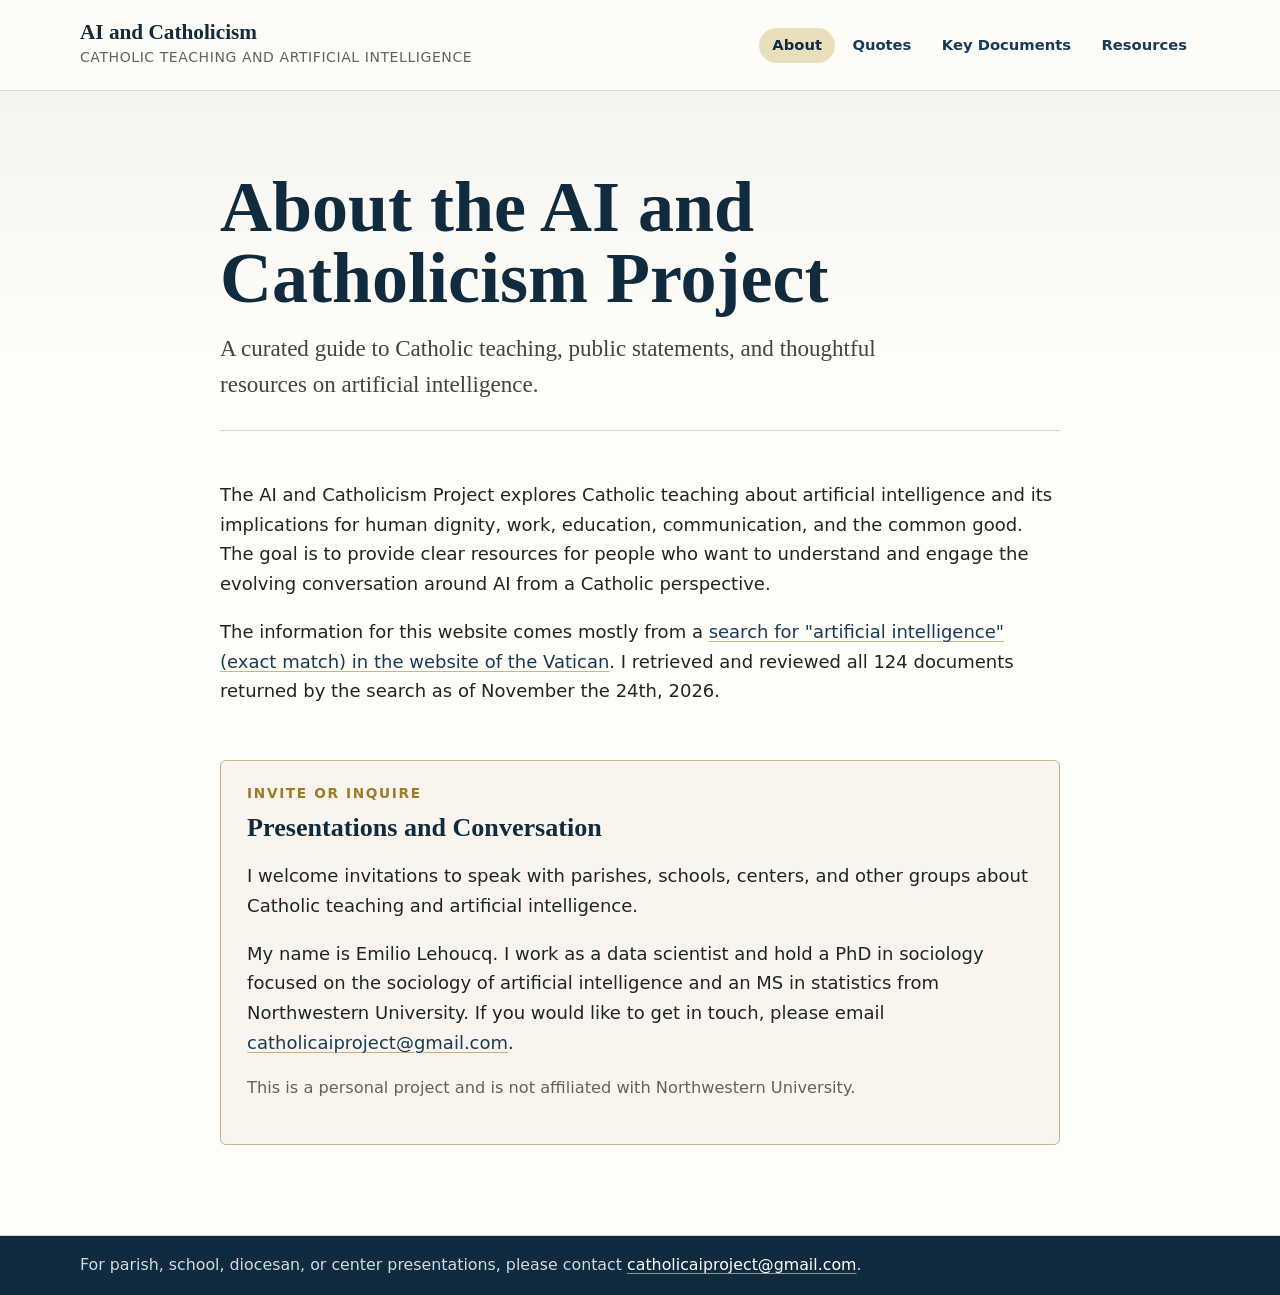
<file: index.html>
<!DOCTYPE html>
<html lang="en">
<head>
  <meta charset="UTF-8">
  <meta name="viewport" content="width=device-width, initial-scale=1.0">
  <title>About | AI and Catholicism</title>
  <link rel="stylesheet" href="assets/style.css">
</head>
<body>
  <header class="site-header">
    <div class="header-inner">
      <a class="brand" href="index.html" aria-label="AI and Catholicism home">
        <span class="brand-name">AI and Catholicism</span>
        <span class="brand-line">Catholic teaching and artificial intelligence</span>
      </a>
      <nav aria-label="Main navigation">
        <ul class="nav">
          <li><a href="index.html" aria-current="page">About</a></li>
          <li><a href="quotes.html">Quotes</a></li>
          <li><a href="documents.html">Key Documents</a></li>
          <li><a href="resources.html">Resources</a></li>
        </ul>
      </nav>
    </div>
  </header>
  <main>
    <section class="page-intro">
      <h1>About the AI and Catholicism Project</h1>
      <p class="lead">A curated guide to Catholic teaching, public statements, and thoughtful resources on artificial intelligence.</p>
    </section>

    <p>The AI and Catholicism Project explores Catholic teaching about artificial intelligence and its implications for human dignity, work, education, communication, and the common good. The goal is to provide clear resources for people who want to understand and engage the evolving conversation around AI from a Catholic perspective.</p>
      
    <p>The information for this website comes mostly from a <a href="https://www.vatican.va/content/vatican/en/search.html?q=artificial%20intelligence&from=&to=&in=exact&sorting=latest" target="_blank" rel="noopener noreferrer">search for "artificial intelligence" (exact match) in the website of the Vatican</a>. I retrieved and reviewed all 124 documents returned by the search as of November the 24th, 2026.</p>

    <section class="contact-panel" id="contact">
      <p class="eyebrow">Invite or inquire</p>
      <h2>Presentations and Conversation</h2>
      <p>I welcome invitations to speak with parishes, schools, centers, and other groups about Catholic teaching and artificial intelligence.</p>
      <p>My name is Emilio Lehoucq. I work as a data scientist and hold a PhD in sociology focused on the sociology of artificial intelligence and an MS in statistics from Northwestern University. If you would like to get in touch, please email <a href="mailto:catholicaiproject@gmail.com">catholicaiproject@gmail.com</a>.</p>
      <p class="note">This is a personal project and is not affiliated with Northwestern University.</p>
    </section>
  </main>
  <footer class="site-footer">
    <p>For parish, school, diocesan, or center presentations, please contact <a href="mailto:catholicaiproject@gmail.com">catholicaiproject@gmail.com</a>.</p>
  </footer>
</body>
</html>
</file>
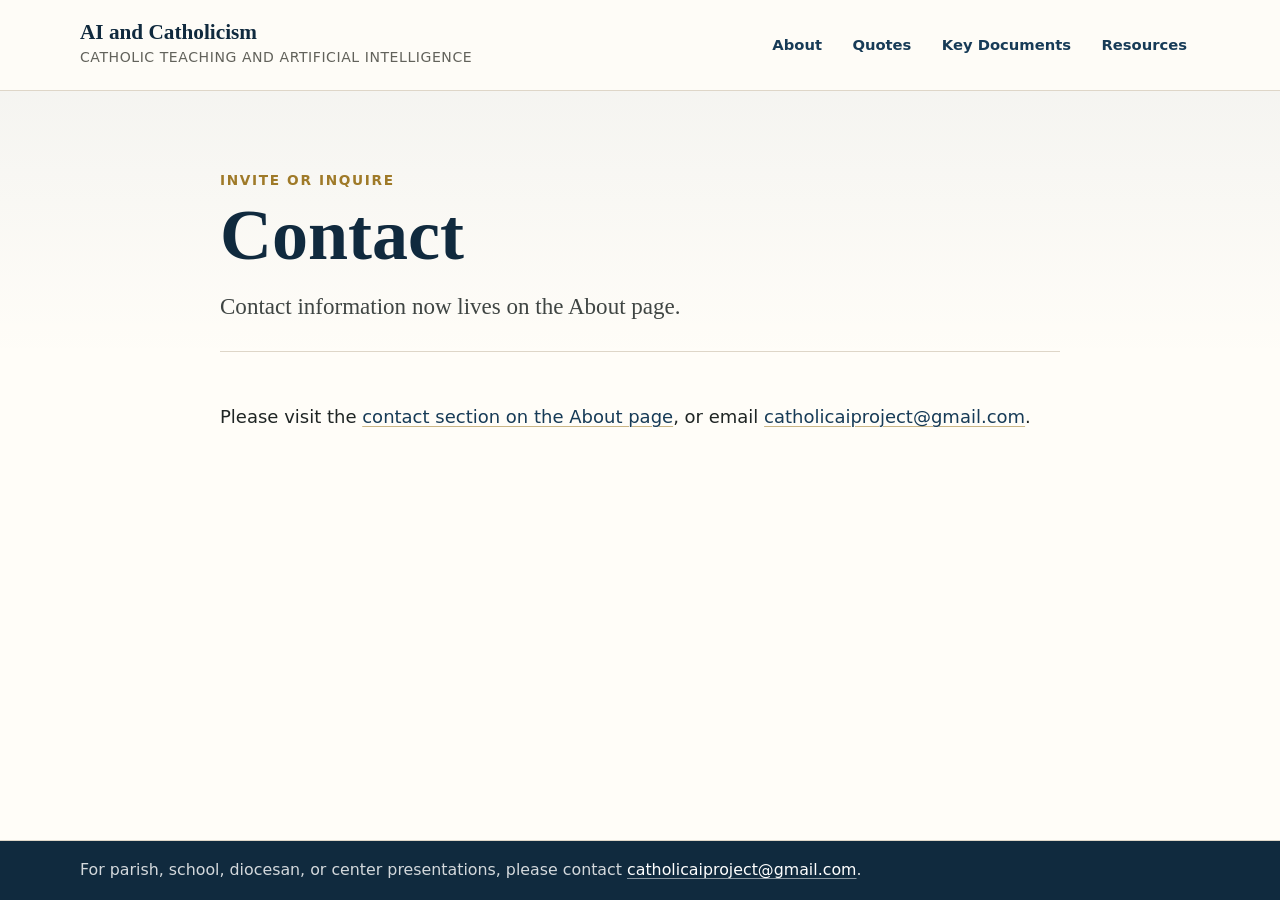
<file: contact.html>
<!DOCTYPE html>
<html lang="en">
<head>
  <meta charset="UTF-8">
  <meta name="viewport" content="width=device-width, initial-scale=1.0">
  <title>Contact | AI and Catholicism</title>
  <link rel="stylesheet" href="assets/style.css">
</head>
<body>
  <header class="site-header">
    <div class="header-inner">
      <a class="brand" href="index.html" aria-label="AI and Catholicism home">
        <span class="brand-name">AI and Catholicism</span>
        <span class="brand-line">Catholic teaching and artificial intelligence</span>
      </a>
      <nav aria-label="Main navigation">
        <ul class="nav">
          <li><a href="index.html">About</a></li>
          <li><a href="quotes.html">Quotes</a></li>
          <li><a href="documents.html">Key Documents</a></li>
          <li><a href="resources.html">Resources</a></li>
        </ul>
      </nav>
    </div>
  </header>
  <main>
    <section class="page-intro">
      <p class="eyebrow">Invite or inquire</p>
      <h1>Contact</h1>
      <p class="lead">Contact information now lives on the About page.</p>
    </section>
    <p>Please visit the <a href="index.html#contact">contact section on the About page</a>, or email <a href="mailto:catholicaiproject@gmail.com">catholicaiproject@gmail.com</a>.</p>
  </main>
  <footer class="site-footer">
    <p>For parish, school, diocesan, or center presentations, please contact <a href="mailto:catholicaiproject@gmail.com">catholicaiproject@gmail.com</a>.</p>
  </footer>
</body>
</html>
</file>
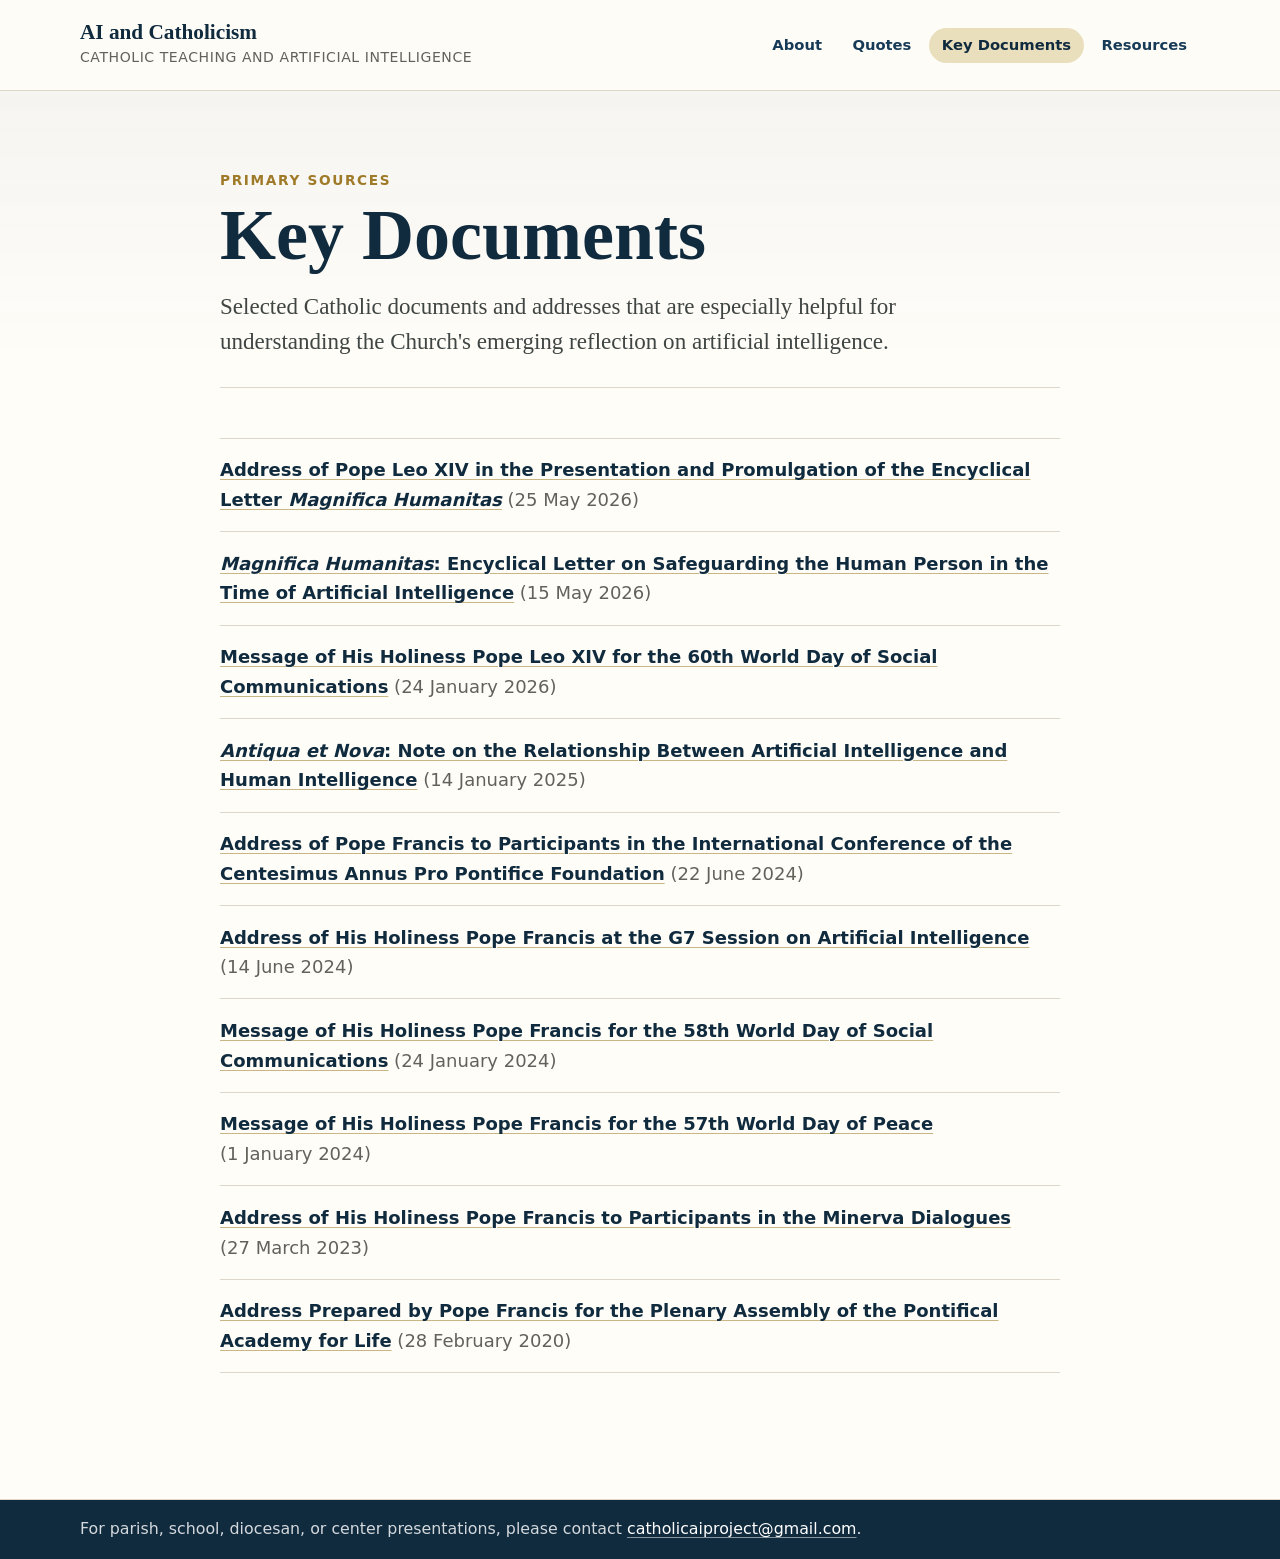
<file: documents.html>
<!DOCTYPE html>
<html lang="en">
<head>
  <meta charset="UTF-8">
  <meta name="viewport" content="width=device-width, initial-scale=1.0">
  <title>Key Documents | AI and Catholicism</title>
  <link rel="stylesheet" href="assets/style.css">
</head>
<body>
  <header class="site-header">
    <div class="header-inner">
      <a class="brand" href="index.html" aria-label="AI and Catholicism home">
        <span class="brand-name">AI and Catholicism</span>
        <span class="brand-line">Catholic teaching and artificial intelligence</span>
      </a>
      <nav aria-label="Main navigation">
        <ul class="nav">
          <li><a href="index.html">About</a></li>
          <li><a href="quotes.html">Quotes</a></li>
          <li><a href="documents.html" aria-current="page">Key Documents</a></li>
          <li><a href="resources.html">Resources</a></li>
        </ul>
      </nav>
    </div>
  </header>
  <main>
    <section class="page-intro">
      <p class="eyebrow">Primary sources</p>
      <h1>Key Documents</h1>
      <p class="lead">Selected Catholic documents and addresses that are especially helpful for understanding the Church's emerging reflection on artificial intelligence.</p>
    </section>
    <ul class="source-list">
      <li><a href="https://www.vatican.va/content/leo-xiv/en/speeches/2026/may/documents/20260525-presentazione-enciclica.html" target="_blank" rel="noopener noreferrer">Address of Pope Leo XIV in the Presentation and Promulgation of the Encyclical Letter <em>Magnifica Humanitas</em></a> <span>(25 May 2026)</span></li>
      <li><a href="https://www.vatican.va/content/leo-xiv/en/encyclicals/documents/20260515-magnifica-humanitas.html" target="_blank" rel="noopener noreferrer"><em>Magnifica Humanitas</em>: Encyclical Letter on Safeguarding the Human Person in the Time of Artificial Intelligence</a> <span>(15 May 2026)</span></li>
      <li><a href="https://www.vatican.va/content/leo-xiv/en/messages/communications/documents/20260124-messaggio-comunicazioni-sociali.html" target="_blank" rel="noopener noreferrer">Message of His Holiness Pope Leo XIV for the 60th World Day of Social Communications</a> <span>(24 January 2026)</span></li>
      <li><a href="https://www.vatican.va/roman_curia/congregations/cfaith/documents/rc_ddf_doc_20250128_antiqua-et-nova_en.html" target="_blank" rel="noopener noreferrer"><em>Antiqua et Nova</em>: Note on the Relationship Between Artificial Intelligence and Human Intelligence</a> <span>(14 January 2025)</span></li>
      <li><a href="https://www.vatican.va/content/francesco/en/speeches/2024/june/documents/20240622-centesimus-annus-propontifice.html" target="_blank" rel="noopener noreferrer">Address of Pope Francis to Participants in the International Conference of the Centesimus Annus Pro Pontifice Foundation</a> <span>(22 June 2024)</span></li>
      <li><a href="https://www.vatican.va/content/francesco/en/speeches/2024/june/documents/20240614-g7-intelligenza-artificiale.html" target="_blank" rel="noopener noreferrer">Address of His Holiness Pope Francis at the G7 Session on Artificial Intelligence</a> <span>(14 June 2024)</span></li>
      <li><a href="https://www.vatican.va/content/francesco/en/messages/communications/documents/20240124-messaggio-comunicazioni-sociali.html" target="_blank" rel="noopener noreferrer">Message of His Holiness Pope Francis for the 58th World Day of Social Communications</a> <span>(24 January 2024)</span></li>
      <li><a href="https://www.vatican.va/content/francesco/en/messages/peace/documents/20231208-messaggio-57giornatamondiale-pace2024.html" target="_blank" rel="noopener noreferrer">Message of His Holiness Pope Francis for the 57th World Day of Peace</a> <span>(1 January 2024)</span></li>
      <li><a href="https://www.vatican.va/content/francesco/en/speeches/2023/march/documents/20230327-minerva-dialogues.html" target="_blank" rel="noopener noreferrer">Address of His Holiness Pope Francis to Participants in the Minerva Dialogues</a> <span>(27 March 2023)</span></li>
      <li><a href="https://www.vatican.va/content/francesco/en/speeches/2020/february/documents/papa-francesco_20200228_accademia-perlavita.html" target="_blank" rel="noopener noreferrer">Address Prepared by Pope Francis for the Plenary Assembly of the Pontifical Academy for Life</a> <span>(28 February 2020)</span></li>
    </ul>
  </main>
  <footer class="site-footer">
    <p>For parish, school, diocesan, or center presentations, please contact <a href="mailto:catholicaiproject@gmail.com">catholicaiproject@gmail.com</a>.</p>
  </footer>
</body>
</html>
</file>
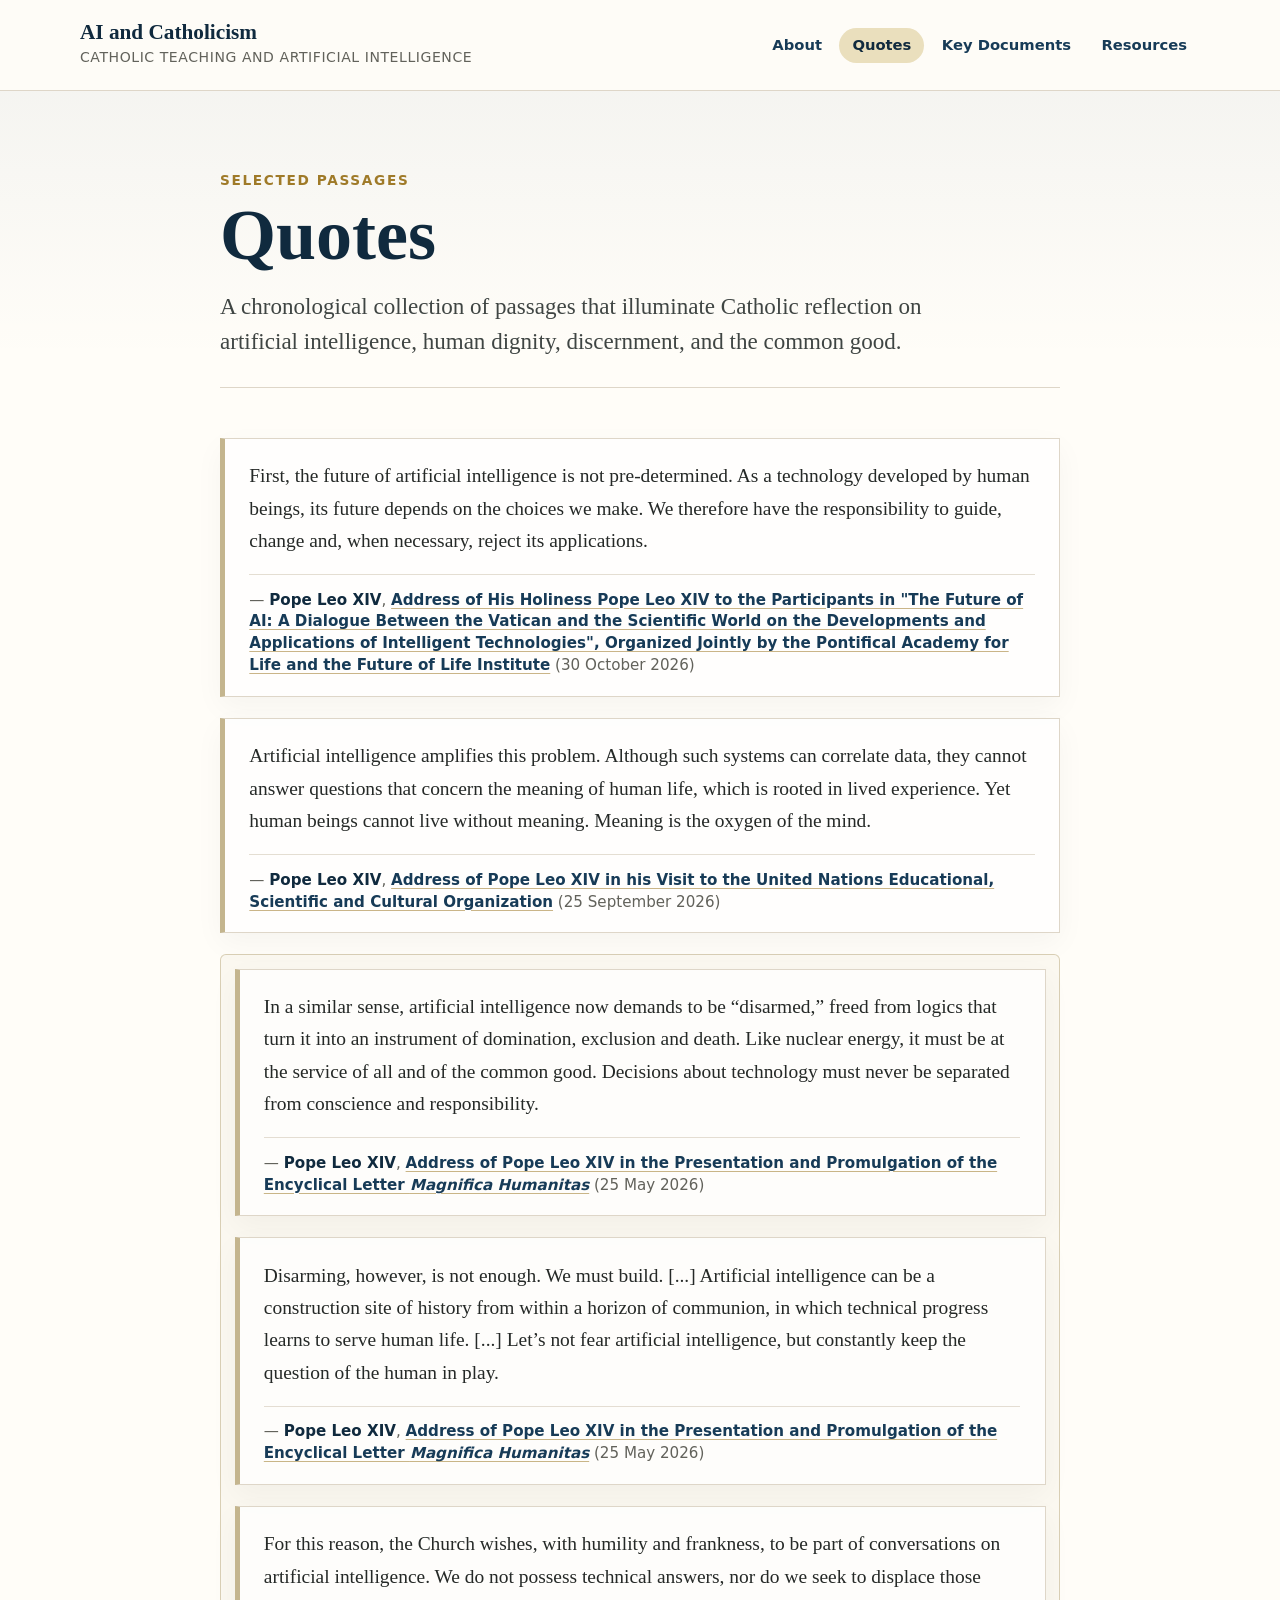
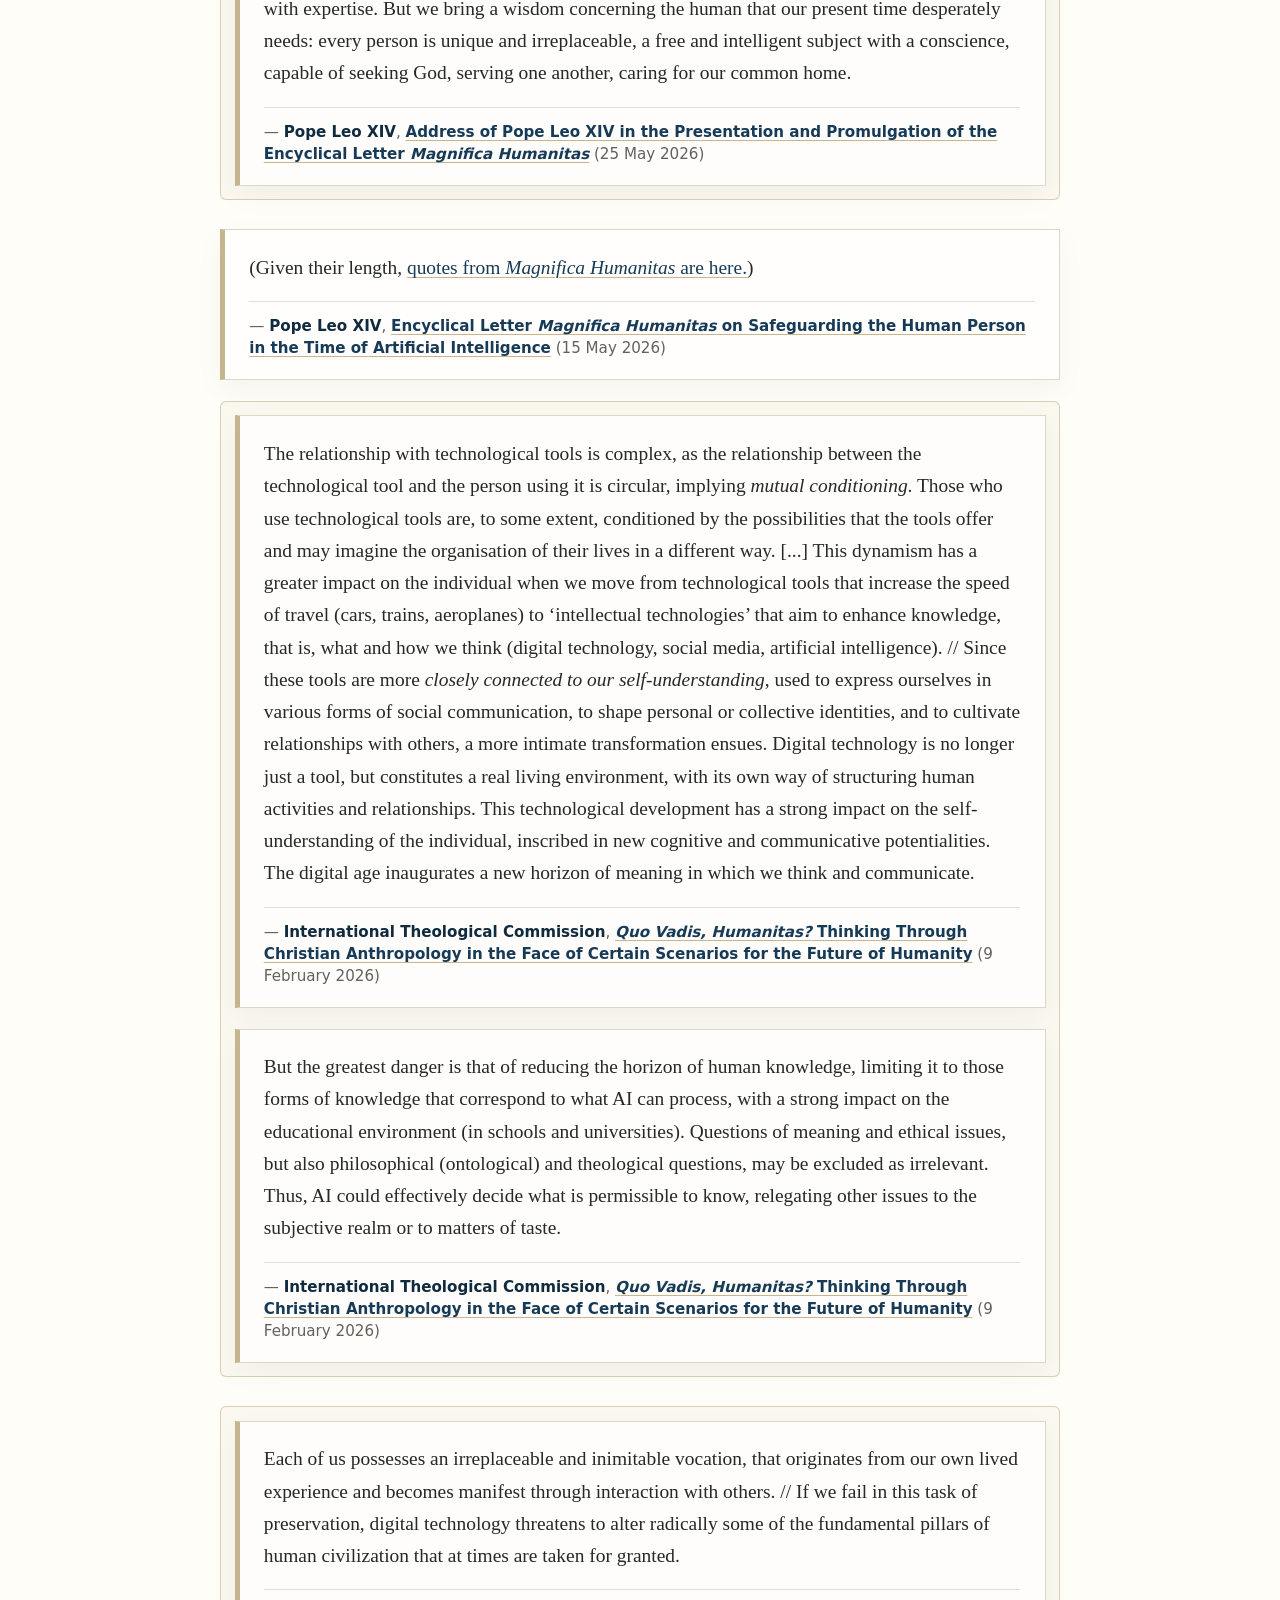
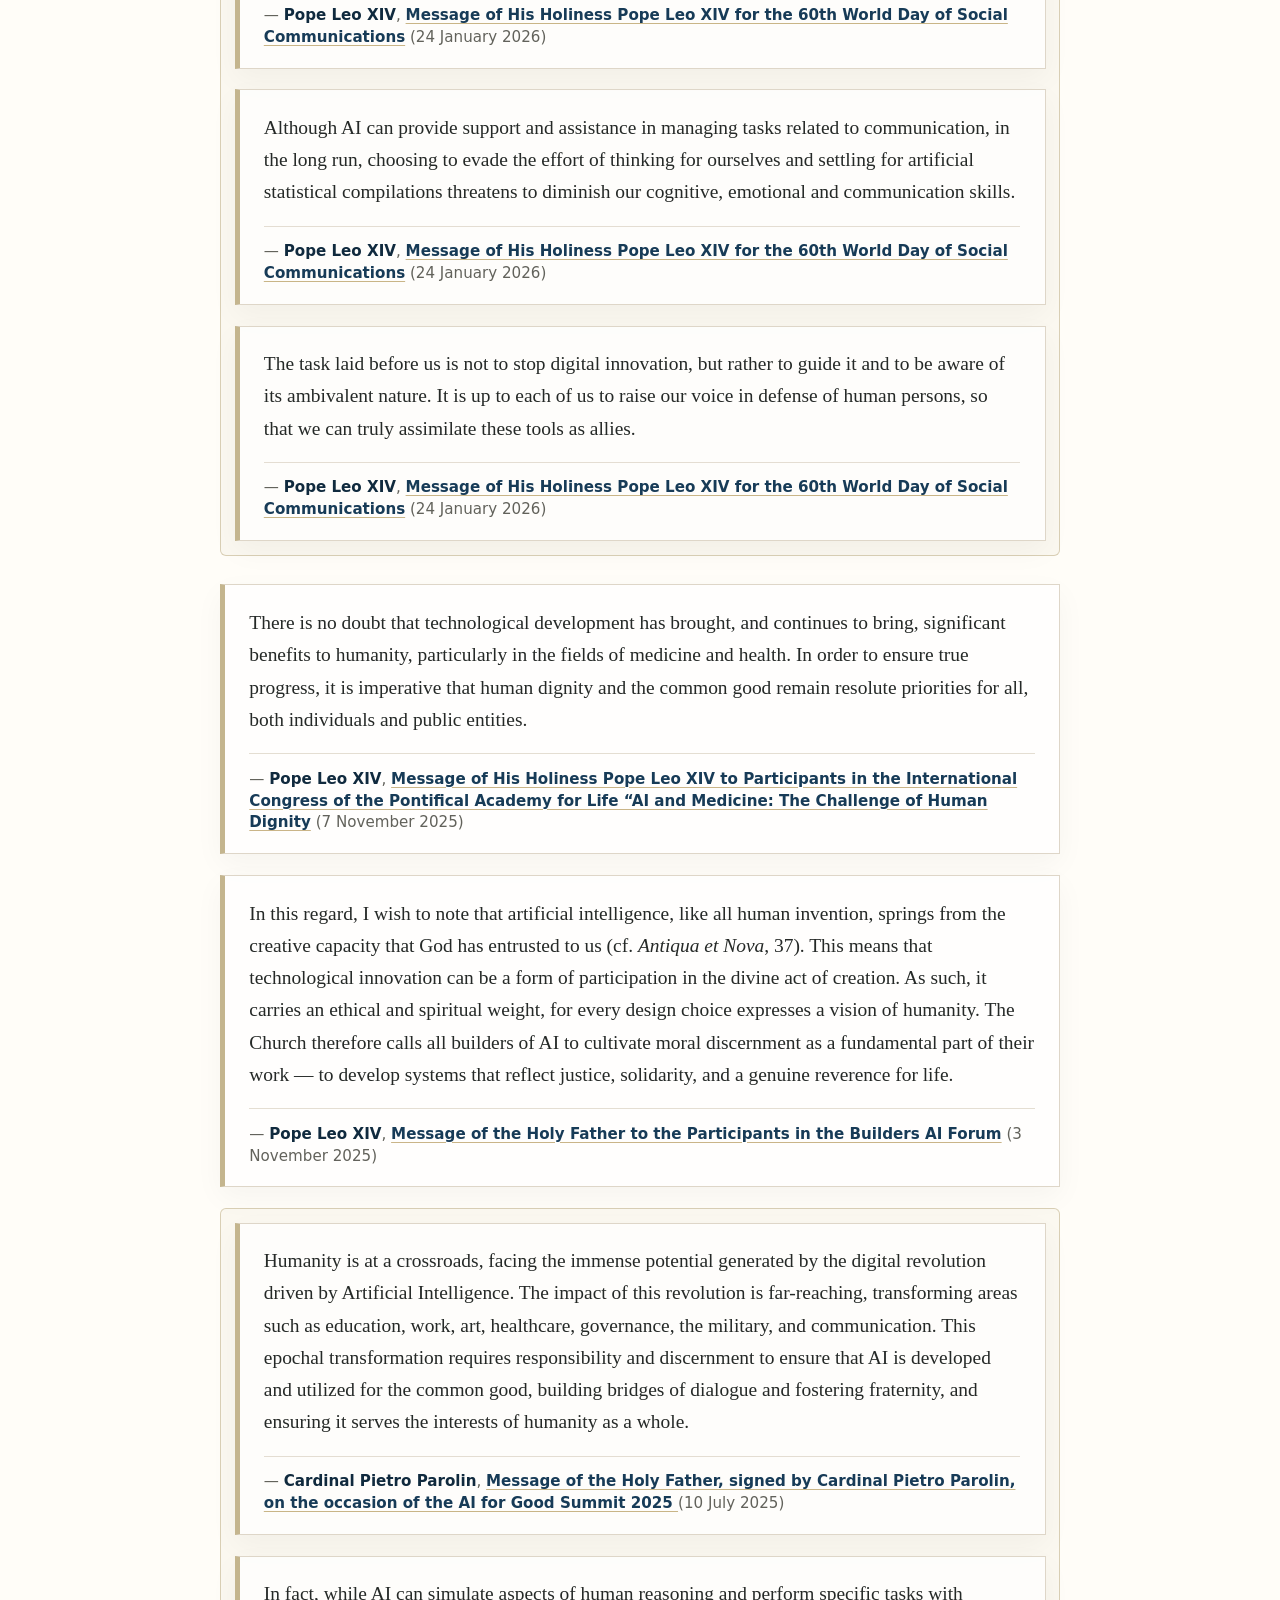
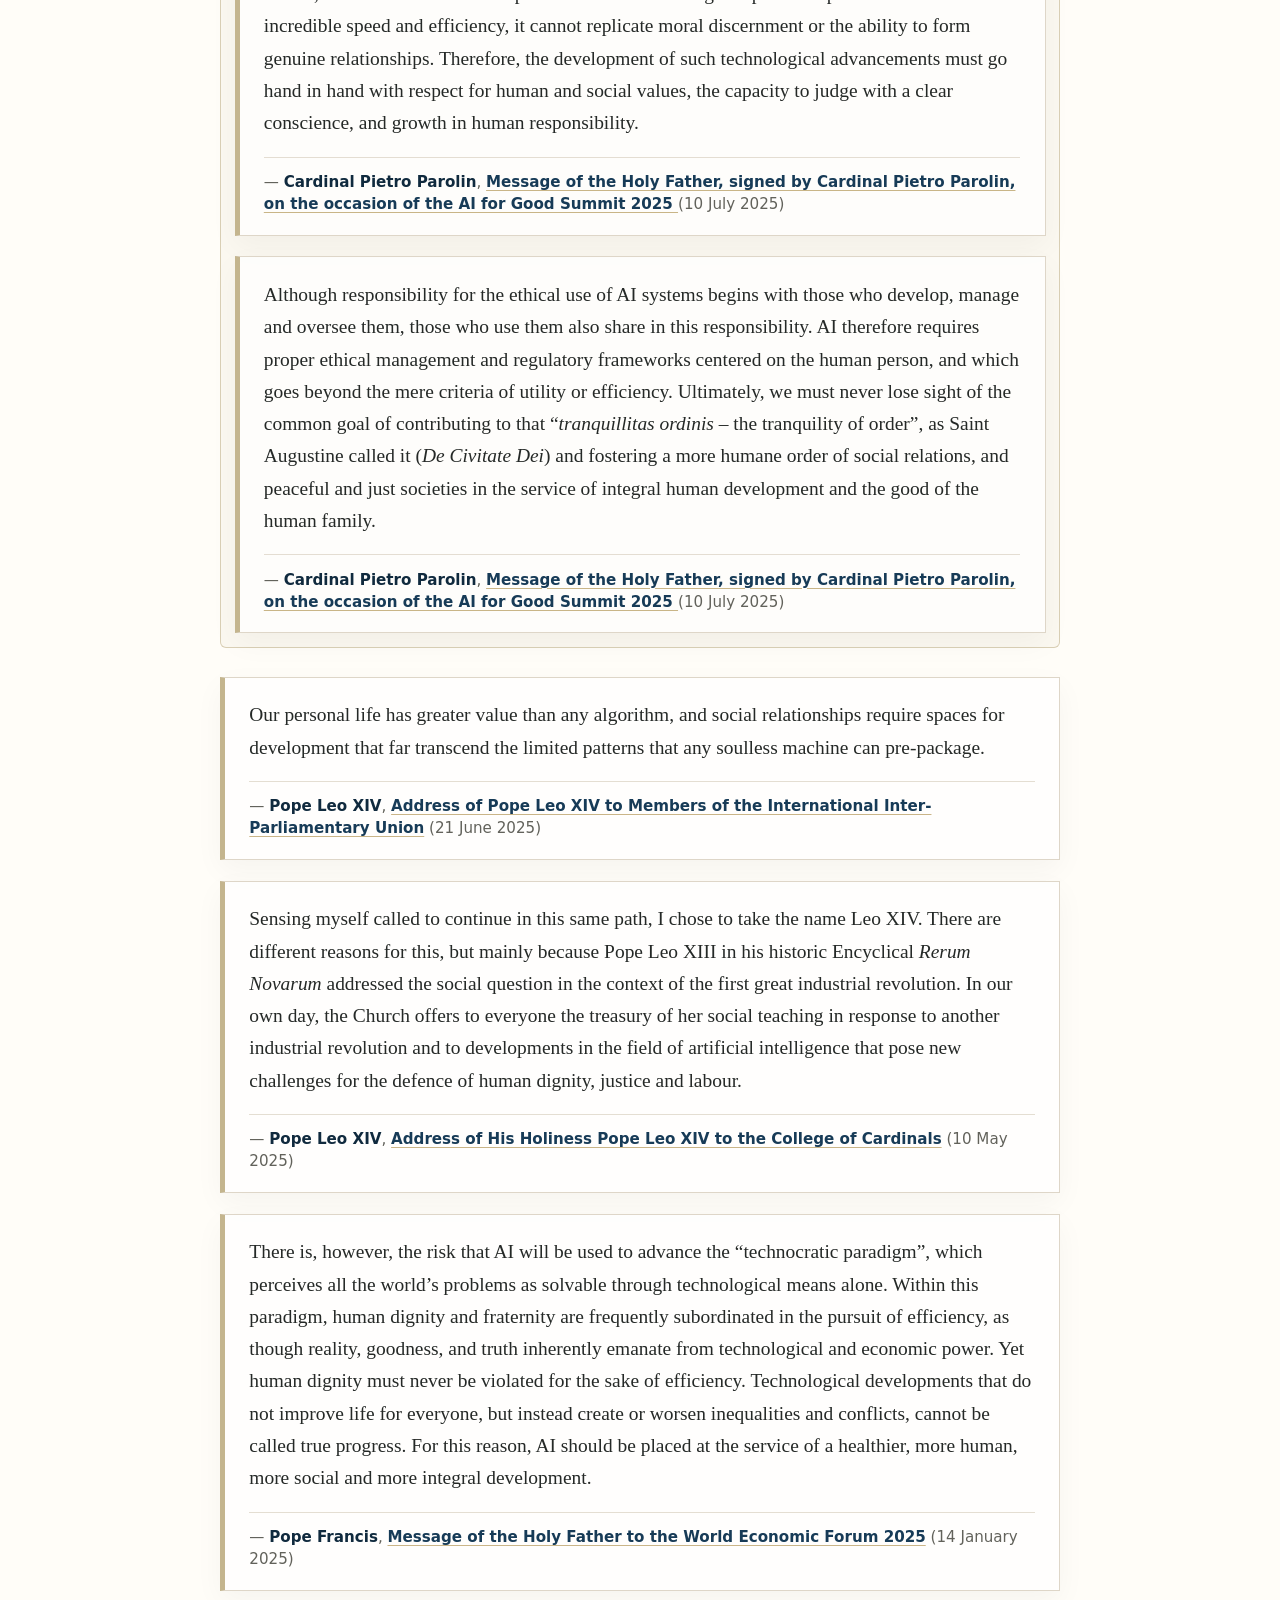
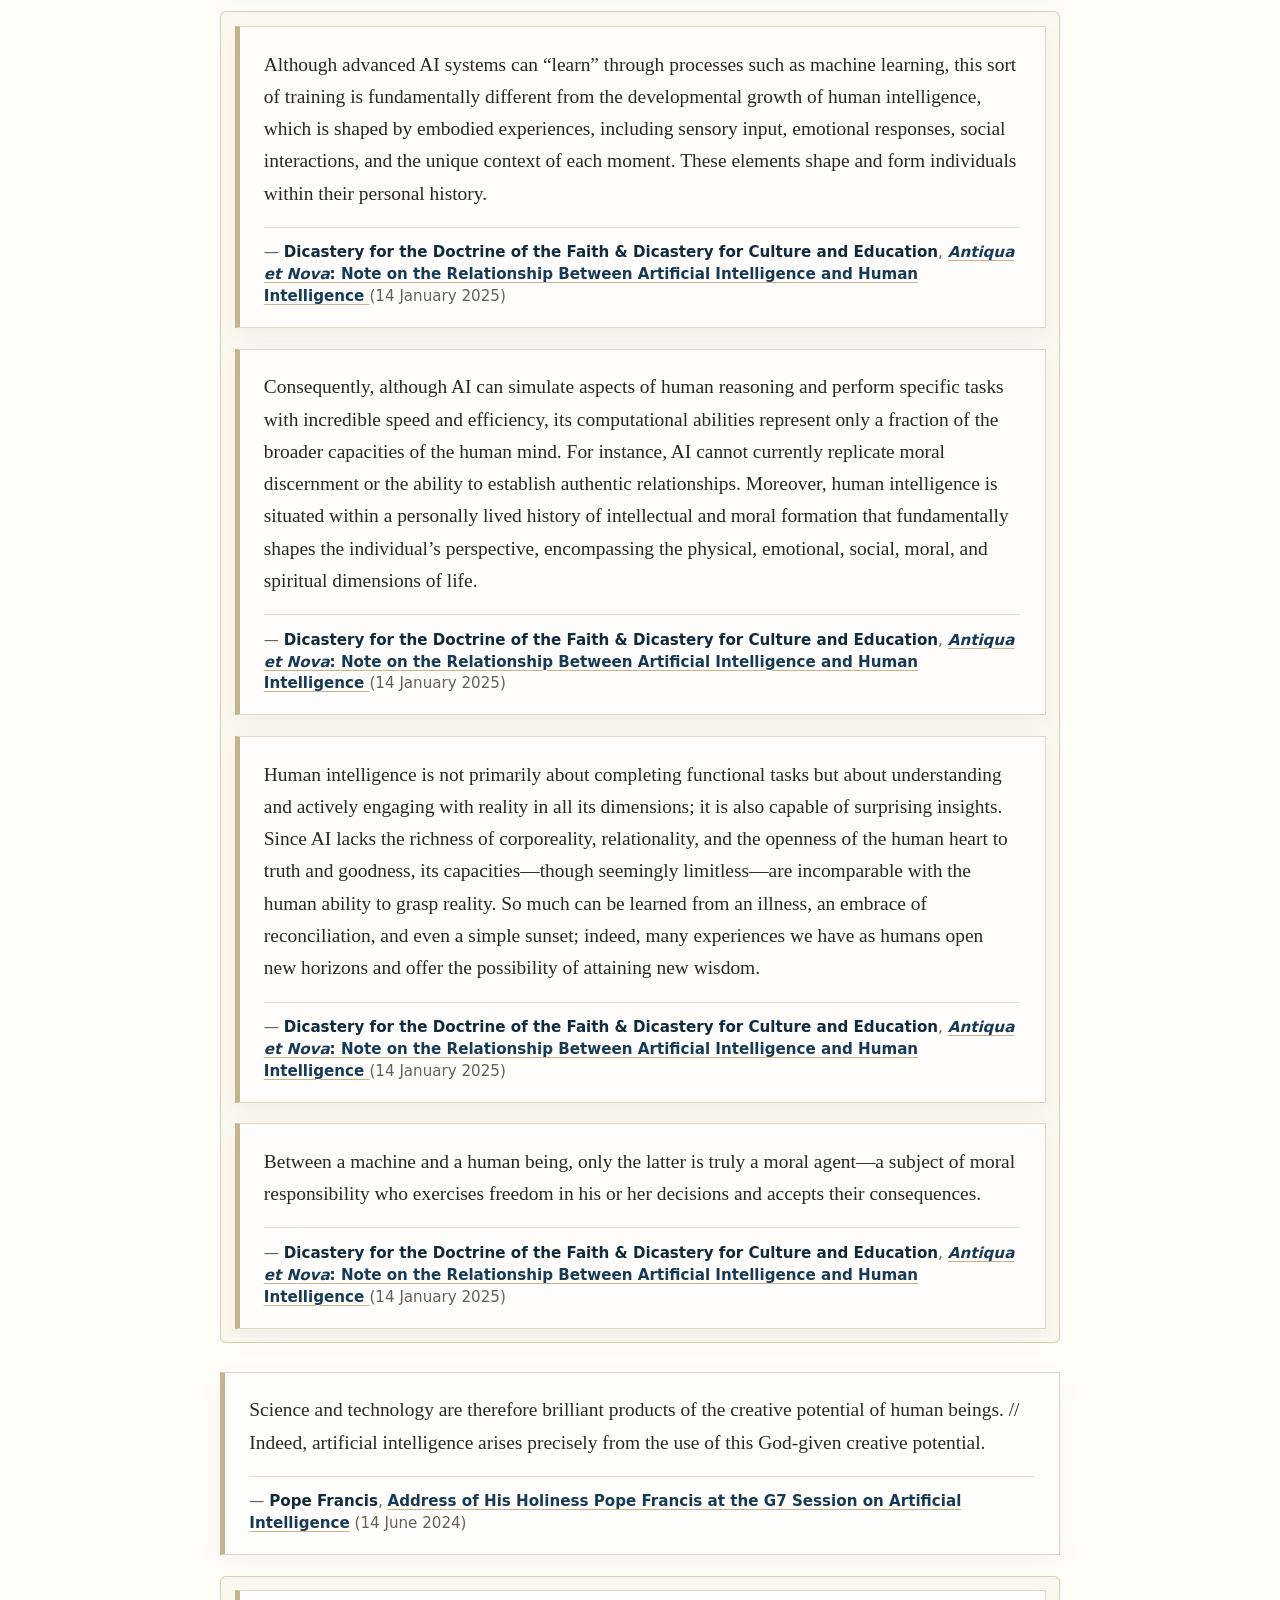
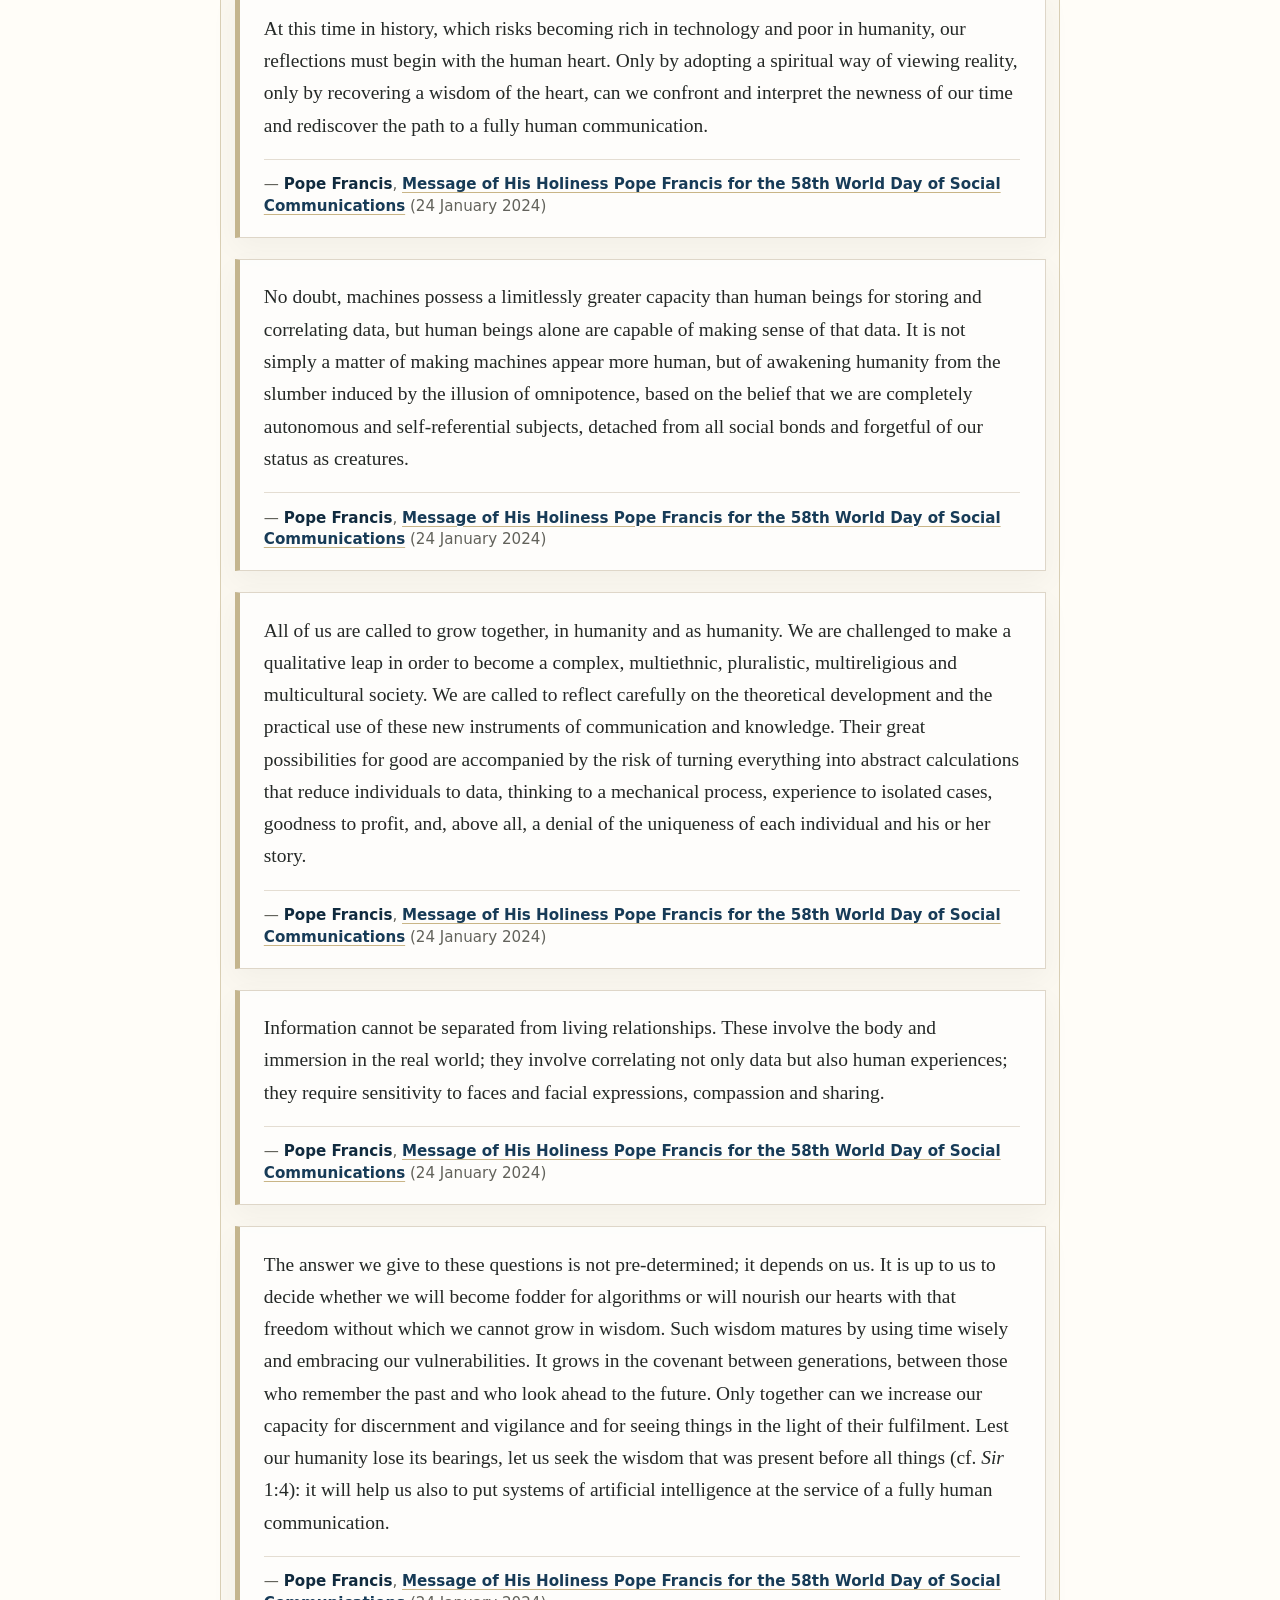
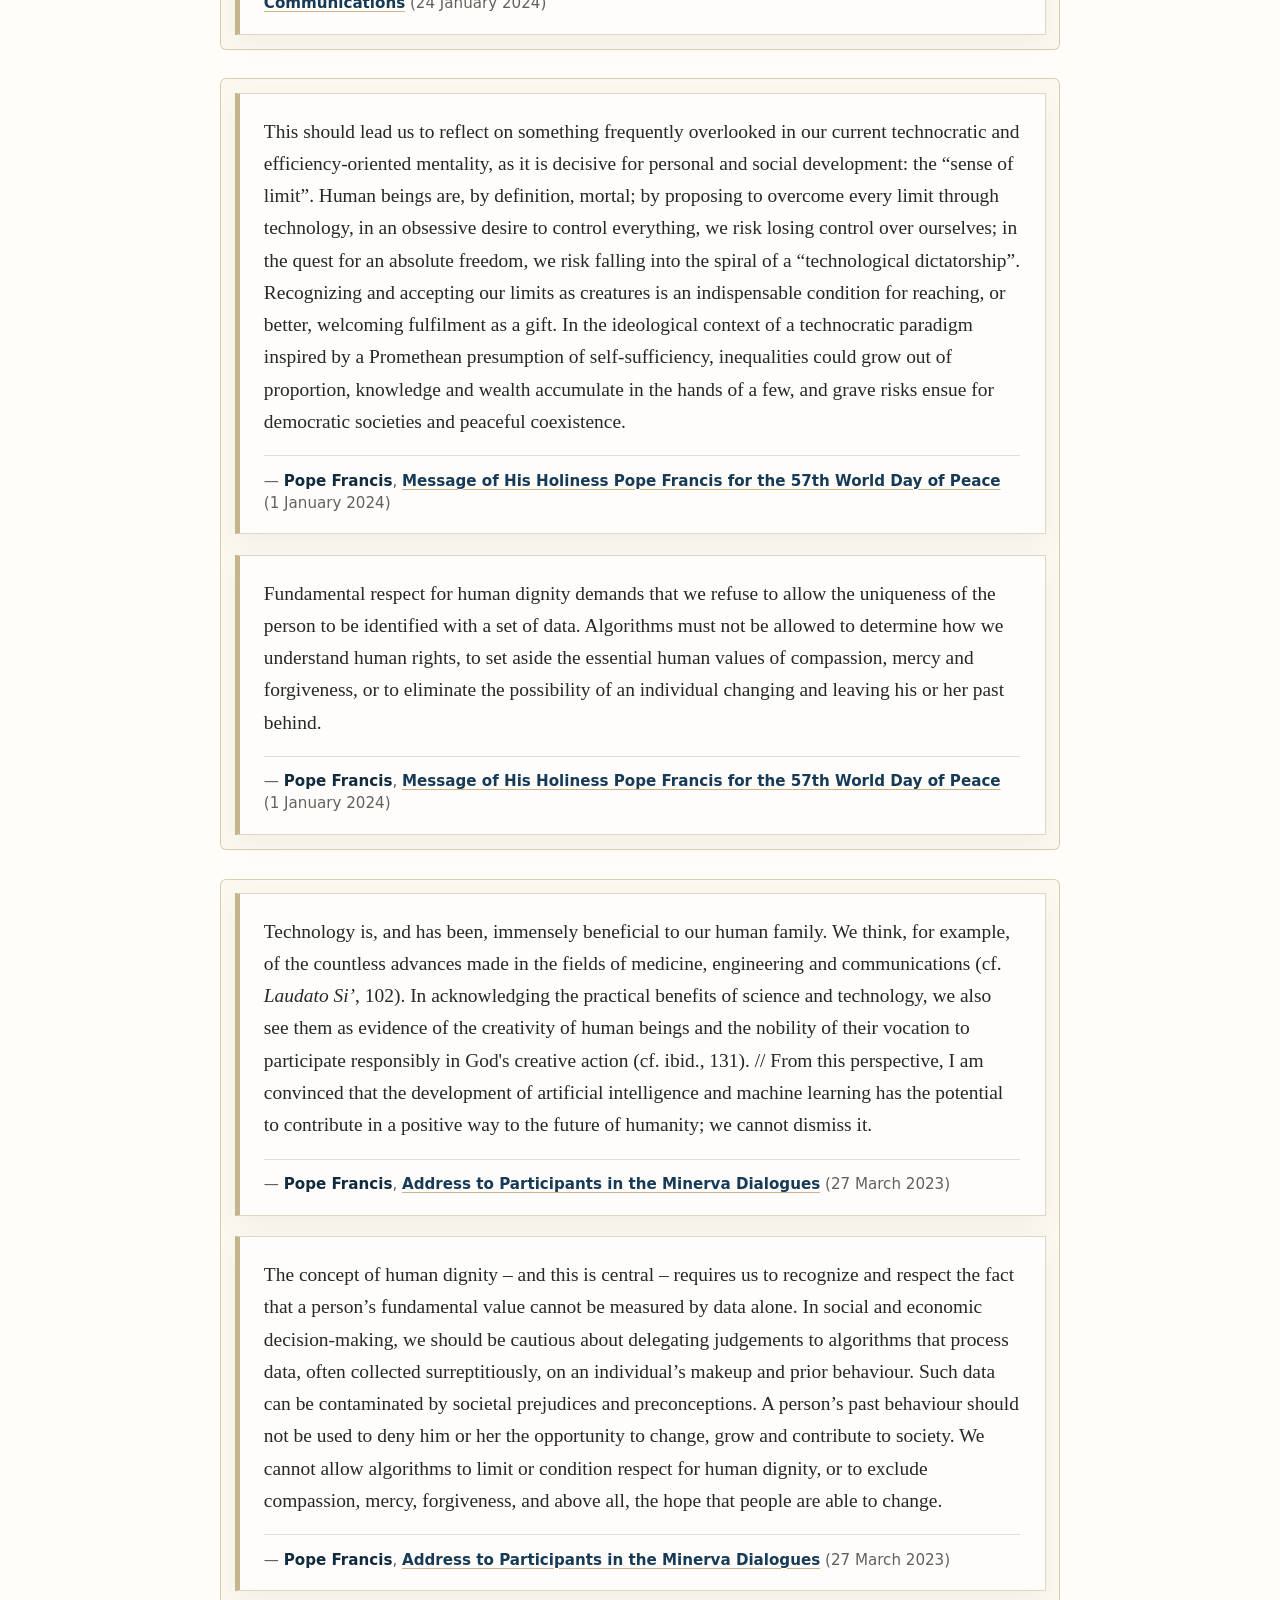
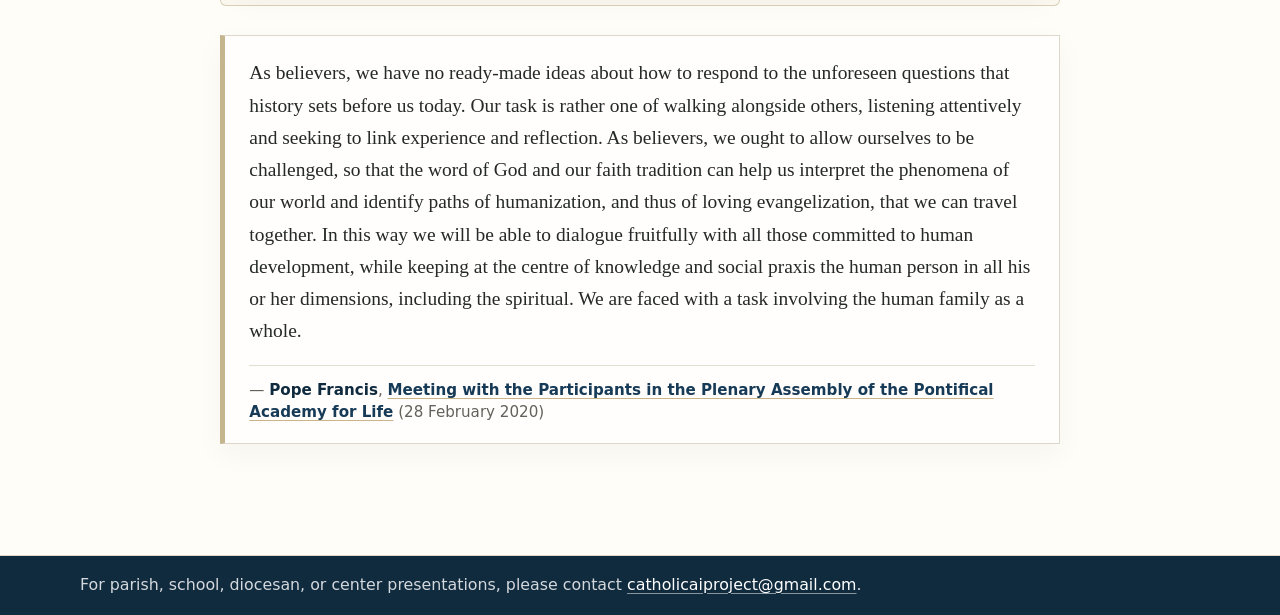
<file: quotes.html>
<!DOCTYPE html>
<html lang="en">
<head>
  <meta charset="UTF-8">
  <meta name="viewport" content="width=device-width, initial-scale=1.0">
  <title>Quotes | AI and Catholicism</title>
  <link rel="stylesheet" href="assets/style.css">
</head>
<body>
  <header class="site-header">
    <div class="header-inner">
      <a class="brand" href="index.html" aria-label="AI and Catholicism home">
        <span class="brand-name">AI and Catholicism</span>
        <span class="brand-line">Catholic teaching and artificial intelligence</span>
      </a>
      <nav aria-label="Main navigation">
        <ul class="nav">
          <li><a href="index.html">About</a></li>
          <li><a href="quotes.html" aria-current="page">Quotes</a></li>
          <li><a href="documents.html">Key Documents</a></li>
          <li><a href="resources.html">Resources</a></li>
        </ul>
      </nav>
    </div>
  </header>
  <main>
    <section class="page-intro">
      <p class="eyebrow">Selected passages</p>
      <h1>Quotes</h1>
      <p class="lead">A chronological collection of passages that illuminate Catholic reflection on artificial intelligence, human dignity, discernment, and the common good.</p>
    </section>
    <figure class="quote">
      <blockquote>
        <p>First, the future of artificial intelligence is not pre-determined. As a technology developed by human beings, its future depends on the choices we make. We therefore have the responsibility to guide, change and, when necessary, reject its applications.</p>
      </blockquote>
      <figcaption>
        &mdash; <span class="author">Pope Leo XIV</span>, <a href="https://www.vatican.va/content/leo-xiv/en/speeches/2026/october/documents/20261030-incontro-pav.html" class="document" target="_blank" rel="noopener noreferrer">Address of His Holiness Pope Leo XIV to the Participants in "The Future of AI: A Dialogue Between the Vatican and the Scientific World on the Developments and Applications of Intelligent Technologies", Organized Jointly by the Pontifical Academy for Life and the Future of Life Institute</a> (30 October 2026)
      </figcaption>
    </figure>
    <figure class="quote">
      <blockquote>
        <p>Artificial intelligence amplifies this problem. Although such systems can correlate data, they cannot answer questions that concern the meaning of human life, which is rooted in lived experience. Yet human beings cannot live without meaning. Meaning is the oxygen of the mind.</p>
      </blockquote>
      <figcaption>
        &mdash; <span class="author">Pope Leo XIV</span>, <a href="https://www.vatican.va/content/leo-xiv/en/speeches/2026/september/documents/20260925-francia-sede-unesco.html" class="document" target="_blank" rel="noopener noreferrer">Address of Pope Leo XIV in his Visit to the United Nations Educational, Scientific and Cultural Organization</a> (25 September 2026)
      </figcaption>
    </figure>
    <section class="quote-group">
      <figure class="quote">
        <blockquote>
          <p>In a similar sense, artificial intelligence now demands to be “disarmed,” freed from logics that turn it into an instrument of domination, exclusion and death. Like nuclear energy, it must be at the service of all and of the common good. Decisions about technology must never be separated from conscience and responsibility.</p>
        </blockquote>
        <figcaption>
          &mdash; <span class="author">Pope Leo XIV</span>, <a href="https://www.vatican.va/content/leo-xiv/en/speeches/2026/may/documents/20260525-presentazione-enciclica.html" class="document" target="_blank" rel="noopener noreferrer">Address of Pope Leo XIV in the Presentation and Promulgation of the Encyclical Letter <em>Magnifica Humanitas</em></a> (25 May 2026)
        </figcaption>
      </figure>
      <figure class="quote">
        <blockquote>
          <p>Disarming, however, is not enough. We must build. [...] Artificial intelligence can be a construction site of history from within a horizon of communion, in which technical progress learns to serve human life. [...] Let’s not fear artificial intelligence, but constantly keep the question of the human in play.</p>
        </blockquote>
        <figcaption>
          &mdash; <span class="author">Pope Leo XIV</span>, <a href="https://www.vatican.va/content/leo-xiv/en/speeches/2026/may/documents/20260525-presentazione-enciclica.html" class="document" target="_blank" rel="noopener noreferrer">Address of Pope Leo XIV in the Presentation and Promulgation of the Encyclical Letter <em>Magnifica Humanitas</em></a> (25 May 2026)
        </figcaption>
      </figure>
      <figure class="quote">
        <blockquote>
          <p>For this reason, the Church wishes, with humility and frankness, to be part of conversations on artificial intelligence. We do not possess technical answers, nor do we seek to displace those with expertise. But we bring a wisdom concerning the human that our present time desperately needs: every person is unique and irreplaceable, a free and intelligent subject with a conscience, capable of seeking God, serving one another, caring for our common home.</p>
        </blockquote>
        <figcaption>
          &mdash; <span class="author">Pope Leo XIV</span>, <a href="https://www.vatican.va/content/leo-xiv/en/speeches/2026/may/documents/20260525-presentazione-enciclica.html" class="document" target="_blank" rel="noopener noreferrer">Address of Pope Leo XIV in the Presentation and Promulgation of the Encyclical Letter <em>Magnifica Humanitas</em></a> (25 May 2026)
        </figcaption>
      </figure>
    </section>
    <figure class="quote">
      <blockquote>
        <p>(Given their length, <a href="resources-files/2026_05_28_quotes_magnifica_humanitas.pdf">quotes from <em>Magnifica Humanitas</em> are here.</a>)</p>
      </blockquote>
      <figcaption>
        &mdash; <span class="author">Pope Leo XIV</span>, <a href="https://www.vatican.va/content/leo-xiv/en/encyclicals/documents/20260515-magnifica-humanitas.html" class="document" target="_blank" rel="noopener noreferrer">Encyclical Letter <em>Magnifica Humanitas</em> on Safeguarding the Human Person in the Time of Artificial Intelligence</a> (15 May 2026)
      </figcaption>
    </figure>
    <section class="quote-group">
      <figure class="quote">
        <blockquote>
          <p>The relationship with technological tools is complex, as the relationship between the technological tool and the person using it is circular, implying <em>mutual conditioning</em>. Those who use technological tools are, to some extent, conditioned by the possibilities that the tools offer and may imagine the organisation of their lives in a different way. [...] This dynamism has a greater impact on the individual when we move from technological tools that increase the speed of travel (cars, trains, aeroplanes) to ‘intellectual technologies’ that aim to enhance knowledge, that is, what and how we think (digital technology, social media, artificial intelligence). // Since these tools are more <em>closely connected to our self-understanding</em>, used to express ourselves in various forms of social communication, to shape personal or collective identities, and to cultivate relationships with others, a more intimate transformation ensues. Digital technology is no longer just a tool, but constitutes a real living environment, with its own way of structuring human activities and relationships. This technological development has a strong impact on the self-understanding of the individual, inscribed in new cognitive and communicative potentialities. The digital age inaugurates a new horizon of meaning in which we think and communicate.</p>
        </blockquote>
        <figcaption>
          &mdash; <span class="author">International Theological Commission</span>, <a href="https://www.vatican.va/roman_curia/congregations/cfaith/cti_documents/rc_cti_doc_20260304_quo-vadis-humanits_en.html" class="document" target="_blank" rel="noopener noreferrer"><em>Quo Vadis, Humanitas?</em> Thinking Through Christian Anthropology in the Face of Certain Scenarios for the Future of Humanity</a> (9 February 2026)
        </figcaption>
      </figure>
      <figure class="quote">
        <blockquote>
          <p>But the greatest danger is that of reducing the horizon of human knowledge, limiting it to those forms of knowledge that correspond to what AI can process, with a strong impact on the educational environment (in schools and universities). Questions of meaning and ethical issues, but also philosophical (ontological) and theological questions, may be excluded as irrelevant. Thus, AI could effectively decide what is permissible to know, relegating other issues to the subjective realm or to matters of taste.</p>
        </blockquote>
        <figcaption>
          &mdash; <span class="author">International Theological Commission</span>, <a href="https://www.vatican.va/roman_curia/congregations/cfaith/cti_documents/rc_cti_doc_20260304_quo-vadis-humanits_en.html" class="document" target="_blank" rel="noopener noreferrer"><em>Quo Vadis, Humanitas?</em> Thinking Through Christian Anthropology in the Face of Certain Scenarios for the Future of Humanity</a> (9 February 2026)
        </figcaption>
      </figure>
    </section>
    <section class="quote-group">
      <figure class="quote">
        <blockquote>
          <p>Each of us possesses an irreplaceable and inimitable vocation, that originates from our own lived experience and becomes manifest through interaction with others. // If we fail in this task of preservation, digital technology threatens to alter radically some of the fundamental pillars of human civilization that at times are taken for granted.</p>
        </blockquote>
        <figcaption>
          &mdash; <span class="author">Pope Leo XIV</span>, <a href="https://www.vatican.va/content/leo-xiv/en/messages/communications/documents/20260124-messaggio-comunicazioni-sociali.html" class="document" target="_blank" rel="noopener noreferrer">Message of His Holiness Pope Leo XIV for the 60th World Day of Social Communications</a> (24 January 2026)
        </figcaption>
      </figure>
      <figure class="quote">
        <blockquote>
          <p>Although AI can provide support and assistance in managing tasks related to communication, in the long run, choosing to evade the effort of thinking for ourselves and settling for artificial statistical compilations threatens to diminish our cognitive, emotional and communication skills.</p>
        </blockquote>
        <figcaption>
          &mdash; <span class="author">Pope Leo XIV</span>, <a href="https://www.vatican.va/content/leo-xiv/en/messages/communications/documents/20260124-messaggio-comunicazioni-sociali.html" class="document" target="_blank" rel="noopener noreferrer">Message of His Holiness Pope Leo XIV for the 60th World Day of Social Communications</a> (24 January 2026)
        </figcaption>
      </figure>
      <figure class="quote">
        <blockquote>
          <p>The task laid before us is not to stop digital innovation, but rather to guide it and to be aware of its ambivalent nature. It is up to each of us to raise our voice in defense of human persons, so that we can truly assimilate these tools as allies.</p>
        </blockquote>
        <figcaption>
          &mdash; <span class="author">Pope Leo XIV</span>, <a href="https://www.vatican.va/content/leo-xiv/en/messages/communications/documents/20260124-messaggio-comunicazioni-sociali.html" class="document" target="_blank" rel="noopener noreferrer">Message of His Holiness Pope Leo XIV for the 60th World Day of Social Communications</a> (24 January 2026)
        </figcaption>
      </figure>
    </section>
    <figure class="quote">
      <blockquote>
        <p>There is no doubt that technological development has brought, and continues to bring, significant benefits to humanity, particularly in the fields of medicine and health. In order to ensure true progress, it is imperative that human dignity and the common good remain resolute priorities for all, both individuals and public entities.</p>
      </blockquote>
      <figcaption>
        &mdash; <span class="author">Pope Leo XIV</span>, <a href="https://www.vatican.va/content/leo-xiv/en/messages/pont-messages/2025/documents/20251107-messaggio-ai-medicine.html" class="document" target="_blank" rel="noopener noreferrer">Message of His Holiness Pope Leo XIV to Participants in the International Congress of the Pontifical Academy for Life “AI and Medicine: The Challenge of Human Dignity</a> (7 November 2025)
      </figcaption>
    </figure>
    <figure class="quote">
      <blockquote>
        <p>In this regard, I wish to note that artificial intelligence, like all human invention, springs from the creative capacity that God has entrusted to us (cf. <em>Antiqua et Nova</em>, 37). This means that technological innovation can be a form of participation in the divine act of creation. As such, it carries an ethical and spiritual weight, for every design choice expresses a vision of humanity. The Church therefore calls all builders of AI to cultivate moral discernment as a fundamental part of their work — to develop systems that reflect justice, solidarity, and a genuine reverence for life.</p>
      </blockquote>
      <figcaption>
        &mdash; <span class="author">Pope Leo XIV</span>, <a href="https://www.vatican.va/content/leo-xiv/en/messages/pont-messages/2025/documents/20251103-messaggio-builders-aiforum.html" class="document" target="_blank" rel="noopener noreferrer">Message of the Holy Father to the Participants in the Builders AI Forum</a> (3 November 2025)
      </figcaption>
    </figure>
    <section class="quote-group">
      <figure class="quote">
        <blockquote>
          <p>Humanity is at a crossroads, facing the immense potential generated by the digital revolution driven by Artificial Intelligence. The impact of this revolution is far-reaching, transforming areas such as education, work, art, healthcare, governance, the military, and communication. This epochal transformation requires responsibility and discernment to ensure that AI is developed and utilized for the common good, building bridges of dialogue and fostering fraternity, and ensuring it serves the interests of humanity as a whole.</p>
        </blockquote>
        <figcaption>
          &mdash; <span class="author">Cardinal Pietro Parolin</span>,
          <a href="https://www.vatican.va/content/leo-xiv/en/messages/pont-messages/2025/documents/20250708-messaggio-aiforgood-ginevra.html" class="document" target="_blank" rel="noopener noreferrer">
            Message of the Holy Father, signed by Cardinal Pietro Parolin, on the occasion of the AI for Good Summit 2025
          </a> (10 July 2025)
        </figcaption>
      </figure>
      <figure class="quote">
        <blockquote>
          <p>In fact, while AI can simulate aspects of human reasoning and perform specific tasks with incredible speed and efficiency, it cannot replicate moral discernment or the ability to form genuine relationships. Therefore, the development of such technological advancements must go hand in hand with respect for human and social values, the capacity to judge with a clear conscience, and growth in human responsibility.</p>
        </blockquote>
        <figcaption>
          &mdash; <span class="author">Cardinal Pietro Parolin</span>,
          <a href="https://www.vatican.va/content/leo-xiv/en/messages/pont-messages/2025/documents/20250708-messaggio-aiforgood-ginevra.html" class="document" target="_blank" rel="noopener noreferrer">
            Message of the Holy Father, signed by Cardinal Pietro Parolin, on the occasion of the AI for Good Summit 2025
          </a> (10 July 2025)
        </figcaption>
      </figure>
      <figure class="quote">
        <blockquote>
          <p>Although responsibility for the ethical use of AI systems begins with those who develop, manage and oversee them, those who use them also share in this responsibility. AI therefore requires proper ethical management and regulatory frameworks centered on the human person, and which goes beyond the mere criteria of utility or efficiency. Ultimately, we must never lose sight of the common goal of contributing to that “<em>tranquillitas ordinis</em> – the tranquility of order”, as Saint Augustine called it (<em>De Civitate Dei</em>) and fostering a more humane order of social relations, and peaceful and just societies in the service of integral human development and the good of the human family.</p>
        </blockquote>
        <figcaption>
          &mdash; <span class="author">Cardinal Pietro Parolin</span>,
          <a href="https://www.vatican.va/content/leo-xiv/en/messages/pont-messages/2025/documents/20250708-messaggio-aiforgood-ginevra.html" class="document" target="_blank" rel="noopener noreferrer">
            Message of the Holy Father, signed by Cardinal Pietro Parolin, on the occasion of the AI for Good Summit 2025
          </a> (10 July 2025)
        </figcaption>
      </figure>
    </section>
    <figure class="quote">
      <blockquote>
        <p>Our personal life has greater value than any algorithm, and social relationships require spaces for development that far transcend the limited patterns that any soulless machine can pre-package.</p>
      </blockquote>
      <figcaption>
        &mdash; <span class="author">Pope Leo XIV</span>, <a href="https://www.vatican.va/content/leo-xiv/en/speeches/2025/june/documents/20250621-giubileo-governanti.html" class="document" target="_blank" rel="noopener noreferrer">Address of Pope Leo XIV to Members of the International Inter-Parliamentary Union</a> (21 June 2025)
      </figcaption>
    </figure>
    <figure class="quote">
      <blockquote>
        <p>Sensing myself called to continue in this same path, I chose to take the name Leo XIV. There are different reasons for this, but mainly because Pope Leo XIII in his historic Encyclical <em>Rerum Novarum</em> addressed the social question in the context of the first great industrial revolution. In our own day, the Church offers to everyone the treasury of her social teaching in response to another industrial revolution and to developments in the field of artificial intelligence that pose new challenges for the defence of human dignity, justice and labour.</p>
      </blockquote>
      <figcaption>
        &mdash; <span class="author">Pope Leo XIV</span>, <a href="https://www.vatican.va/content/leo-xiv/en/speeches/2025/may/documents/20250510-collegio-cardinalizio.html" class="document" target="_blank" rel="noopener noreferrer">Address of His Holiness Pope Leo XIV to the College of Cardinals</a> (10 May 2025)
      </figcaption>
    </figure>
    <figure class="quote">
      <blockquote>
        <p>There is, however, the risk that AI will be used to advance the “technocratic paradigm”, which perceives all the world’s problems as solvable through technological means alone. Within this paradigm, human dignity and fraternity are frequently subordinated in the pursuit of efficiency, as though reality, goodness, and truth inherently emanate from technological and economic power.  Yet human dignity must never be violated for the sake of efficiency. Technological developments that do not improve life for everyone, but instead create or worsen inequalities and conflicts, cannot be called true progress. For this reason, AI should be placed at the service of a healthier, more human, more social and more integral development.</p>
      </blockquote>
      <figcaption>
        &mdash; <span class="author">Pope Francis</span>, <a href="https://www.vatican.va/content/francesco/en/messages/pont-messages/2025/documents/20250114-messaggio-world-economic-forum.html" class="document" target="_blank" rel="noopener noreferrer">Message of the Holy Father to the World Economic Forum 2025</a> (14 January 2025)
      </figcaption>
    </figure>
    <section class="quote-group">
      <figure class="quote">
        <blockquote>
          <p>Although advanced AI systems can “learn” through processes such as machine learning, this sort of training is fundamentally different from the developmental growth of human intelligence, which is shaped by embodied experiences, including sensory input, emotional responses, social interactions, and the unique context of each moment. These elements shape and form individuals within their personal history.</p>
        </blockquote>
        <figcaption>
          &mdash; <span class="author">Dicastery for the Doctrine of the Faith &amp; Dicastery for Culture and Education</span>,
          <a href="https://www.vatican.va/roman_curia/congregations/cfaith/documents/rc_ddf_doc_20250128_antiqua-et-nova_en.html" class="document" target="_blank" rel="noopener noreferrer">
            <em>Antiqua et Nova</em>: Note on the Relationship Between Artificial Intelligence and Human Intelligence
          </a> (14 January 2025)
        </figcaption>
      </figure>
      <figure class="quote">
        <blockquote>
          <p>Consequently, although AI can simulate aspects of human reasoning and perform specific tasks with incredible speed and efficiency, its computational abilities represent only a fraction of the broader capacities of the human mind. For instance, AI cannot currently replicate moral discernment or the ability to establish authentic relationships. Moreover, human intelligence is situated within a personally lived history of intellectual and moral formation that fundamentally shapes the individual’s perspective, encompassing the physical, emotional, social, moral, and spiritual dimensions of life.</p>
        </blockquote>
        <figcaption>
          &mdash; <span class="author">Dicastery for the Doctrine of the Faith &amp; Dicastery for Culture and Education</span>,
          <a href="https://www.vatican.va/roman_curia/congregations/cfaith/documents/rc_ddf_doc_20250128_antiqua-et-nova_en.html" class="document" target="_blank" rel="noopener noreferrer">
            <em>Antiqua et Nova</em>: Note on the Relationship Between Artificial Intelligence and Human Intelligence
          </a> (14 January 2025)
        </figcaption>
      </figure>
      <figure class="quote">
        <blockquote>
          <p>Human intelligence is not primarily about completing functional tasks but about understanding and actively engaging with reality in all its dimensions; it is also capable of surprising insights. Since AI lacks the richness of corporeality, relationality, and the openness of the human heart to truth and goodness, its capacities—though seemingly limitless—are incomparable with the human ability to grasp reality. So much can be learned from an illness, an embrace of reconciliation, and even a simple sunset; indeed, many experiences we have as humans open new horizons and offer the possibility of attaining new wisdom.</p>
        </blockquote>
        <figcaption>
          &mdash; <span class="author">Dicastery for the Doctrine of the Faith &amp; Dicastery for Culture and Education</span>,
          <a href="https://www.vatican.va/roman_curia/congregations/cfaith/documents/rc_ddf_doc_20250128_antiqua-et-nova_en.html" class="document" target="_blank" rel="noopener noreferrer">
            <em>Antiqua et Nova</em>: Note on the Relationship Between Artificial Intelligence and Human Intelligence
          </a> (14 January 2025)
        </figcaption>
      </figure>
      <figure class="quote">
        <blockquote>
          <p>Between a machine and a human being, only the latter is truly a moral agent—a subject of moral responsibility who exercises freedom in his or her decisions and accepts their consequences.</p>
        </blockquote>
        <figcaption>
          &mdash; <span class="author">Dicastery for the Doctrine of the Faith &amp; Dicastery for Culture and Education</span>,
          <a href="https://www.vatican.va/roman_curia/congregations/cfaith/documents/rc_ddf_doc_20250128_antiqua-et-nova_en.html" class="document" target="_blank" rel="noopener noreferrer">
            <em>Antiqua et Nova</em>: Note on the Relationship Between Artificial Intelligence and Human Intelligence
          </a> (14 January 2025)
        </figcaption>
      </figure>
    </section>
    <figure class="quote">
      <blockquote>
        <p>Science and technology are therefore brilliant products of the creative potential of human beings. // Indeed, artificial intelligence arises precisely from the use of this God-given creative potential.</p>
      </blockquote>
      <figcaption>
        &mdash; <span class="author">Pope Francis</span>, <a href="https://www.vatican.va/content/francesco/en/speeches/2024/june/documents/20240614-g7-intelligenza-artificiale.html" class="document" target="_blank" rel="noopener noreferrer">Address of His Holiness Pope Francis at the G7 Session on Artificial Intelligence</a> (14 June 2024)
      </figcaption>
    </figure>
    <section class="quote-group">
      <figure class="quote">
        <blockquote>
          <p>At this time in history, which risks becoming rich in technology and poor in humanity, our reflections must begin with the human heart. Only by adopting a spiritual way of viewing reality, only by recovering a wisdom of the heart, can we confront and interpret the newness of our time and rediscover the path to a fully human communication.</p>
        </blockquote>
        <figcaption>
          &mdash; <span class="author">Pope Francis</span>, <a href="https://www.vatican.va/content/francesco/en/messages/communications/documents/20240124-messaggio-comunicazioni-sociali.html" class="document" target="_blank" rel="noopener noreferrer">Message of His Holiness Pope Francis for the 58th World Day of Social Communications</a> (24 January 2024)
        </figcaption>
      </figure>
      <figure class="quote">
        <blockquote>
          <p>No doubt, machines possess a limitlessly greater capacity than human beings for storing and correlating data, but human beings alone are capable of making sense of that data. It is not simply a matter of making machines appear more human, but of awakening humanity from the slumber induced by the illusion of omnipotence, based on the belief that we are completely autonomous and self-referential subjects, detached from all social bonds and forgetful of our status as creatures.</p>
        </blockquote>
        <figcaption>
          &mdash; <span class="author">Pope Francis</span>, <a href="https://www.vatican.va/content/francesco/en/messages/communications/documents/20240124-messaggio-comunicazioni-sociali.html" class="document" target="_blank" rel="noopener noreferrer">Message of His Holiness Pope Francis for the 58th World Day of Social Communications</a> (24 January 2024)
        </figcaption>
      </figure>
      <figure class="quote">
        <blockquote>
          <p>All of us are called to grow together, in humanity and as humanity. We are challenged to make a qualitative leap in order to become a complex, multiethnic, pluralistic, multireligious and multicultural society. We are called to reflect carefully on the theoretical development and the practical use of these new instruments of communication and knowledge. Their great possibilities for good are accompanied by the risk of turning everything into abstract calculations that reduce individuals to data, thinking to a mechanical process, experience to isolated cases, goodness to profit, and, above all, a denial of the uniqueness of each individual and his or her story.</p>
        </blockquote>
        <figcaption>
          &mdash; <span class="author">Pope Francis</span>, <a href="https://www.vatican.va/content/francesco/en/messages/communications/documents/20240124-messaggio-comunicazioni-sociali.html" class="document" target="_blank" rel="noopener noreferrer">Message of His Holiness Pope Francis for the 58th World Day of Social Communications</a> (24 January 2024)
        </figcaption>
      </figure>
      <figure class="quote">
        <blockquote>
          <p>Information cannot be separated from living relationships. These involve the body and immersion in the real world; they involve correlating not only data but also human experiences; they require sensitivity to faces and facial expressions, compassion and sharing.</p>
        </blockquote>
        <figcaption>
          &mdash; <span class="author">Pope Francis</span>, <a href="https://www.vatican.va/content/francesco/en/messages/communications/documents/20240124-messaggio-comunicazioni-sociali.html" class="document" target="_blank" rel="noopener noreferrer">Message of His Holiness Pope Francis for the 58th World Day of Social Communications</a> (24 January 2024)
        </figcaption>
      </figure>
      <figure class="quote">
        <blockquote>
          <p>The answer we give to these questions is not pre-determined; it depends on us. It is up to us to decide whether we will become fodder for algorithms or will nourish our hearts with that freedom without which we cannot grow in wisdom. Such wisdom matures by using time wisely and embracing our vulnerabilities. It grows in the covenant between generations, between those who remember the past and who look ahead to the future. Only together can we increase our capacity for discernment and vigilance and for seeing things in the light of their fulfilment. Lest our humanity lose its bearings, let us seek the wisdom that was present before all things (cf. <em>Sir</em> 1:4): it will help us also to put systems of artificial intelligence at the service of a fully human communication.</p>
        </blockquote>
        <figcaption>
          &mdash; <span class="author">Pope Francis</span>, <a href="https://www.vatican.va/content/francesco/en/messages/communications/documents/20240124-messaggio-comunicazioni-sociali.html" class="document" target="_blank" rel="noopener noreferrer">Message of His Holiness Pope Francis for the 58th World Day of Social Communications</a> (24 January 2024)
        </figcaption>
      </figure>
    </section>
    <section class="quote-group">
      <figure class="quote">
        <blockquote>
          <p>This should lead us to reflect on something frequently overlooked in our current technocratic and efficiency-oriented mentality, as it is decisive for personal and social development: the “sense of limit”. Human beings are, by definition, mortal; by proposing to overcome every limit through technology, in an obsessive desire to control everything, we risk losing control over ourselves; in the quest for an absolute freedom, we risk falling into the spiral of a “technological dictatorship”. Recognizing and accepting our limits as creatures is an indispensable condition for reaching, or better, welcoming fulfilment as a gift. In the ideological context of a technocratic paradigm inspired by a Promethean presumption of self-sufficiency, inequalities could grow out of proportion, knowledge and wealth accumulate in the hands of a few, and grave risks ensue for democratic societies and peaceful coexistence.</p>
        </blockquote>
        <figcaption>
          &mdash; <span class="author">Pope Francis</span>, <a href="https://www.vatican.va/content/francesco/en/messages/peace/documents/20231208-messaggio-57giornatamondiale-pace2024.html" class="document" target="_blank" rel="noopener noreferrer">Message of His Holiness Pope Francis for the 57th World Day of Peace</a> (1 January 2024)
        </figcaption>
      </figure>
      <figure class="quote">
        <blockquote>
          <p>Fundamental respect for human dignity demands that we refuse to allow the uniqueness of the person to be identified with a set of data. Algorithms must not be allowed to determine how we understand human rights, to set aside the essential human values of compassion, mercy and forgiveness, or to eliminate the possibility of an individual changing and leaving his or her past behind.</p>
        </blockquote>
        <figcaption>
          &mdash; <span class="author">Pope Francis</span>, <a href="https://www.vatican.va/content/francesco/en/messages/peace/documents/20231208-messaggio-57giornatamondiale-pace2024.html" class="document" target="_blank" rel="noopener noreferrer">Message of His Holiness Pope Francis for the 57th World Day of Peace</a> (1 January 2024)
        </figcaption>
      </figure>
    </section>
    <section class="quote-group">
      <figure class="quote">
        <blockquote>
          <p>Technology is, and has been, immensely beneficial to our human family. We think, for example, of the countless advances made in the fields of medicine, engineering and communications (cf. <em>Laudato Si’</em>, 102). In acknowledging the practical benefits of science and technology, we also see them as evidence of the creativity of human beings and the nobility of their vocation to participate responsibly in God's creative action (cf. ibid., 131). // From this perspective, I am convinced that the development of artificial intelligence and machine learning has the potential to contribute in a positive way to the future of humanity; we cannot dismiss it.</p>
        </blockquote>
        <figcaption>
          &mdash; <span class="author">Pope Francis</span>, <a href="https://www.vatican.va/content/francesco/en/speeches/2023/march/documents/20230327-minerva-dialogues.html" class="document" target="_blank" rel="noopener noreferrer">Address to Participants in the Minerva Dialogues</a> (27 March 2023)
        </figcaption>
      </figure>
      <figure class="quote">
        <blockquote>
          <p>The concept of human dignity – and this is central – requires us to recognize and respect the fact that a person’s fundamental value cannot be measured by data alone. In social and economic decision-making, we should be cautious about delegating judgements to algorithms that process data, often collected surreptitiously, on an individual’s makeup and prior behaviour. Such data can be contaminated by societal prejudices and preconceptions. A person’s past behaviour should not be used to deny him or her the opportunity to change, grow and contribute to society. We cannot allow algorithms to limit or condition respect for human dignity, or to exclude compassion, mercy, forgiveness, and above all, the hope that people are able to change.</p>
        </blockquote>
        <figcaption>
          &mdash; <span class="author">Pope Francis</span>, <a href="https://www.vatican.va/content/francesco/en/speeches/2023/march/documents/20230327-minerva-dialogues.html" class="document" target="_blank" rel="noopener noreferrer">Address to Participants in the Minerva Dialogues</a> (27 March 2023)
        </figcaption>
      </figure>
    </section>
    <figure class="quote">
      <blockquote>
        <p>As believers, we have no ready-made ideas about how to respond to the unforeseen questions that history sets before us today. Our task is rather one of walking alongside others, listening attentively and seeking to link experience and reflection. As believers, we ought to allow ourselves to be challenged, so that the word of God and our faith tradition can help us interpret the phenomena of our world and identify paths of humanization, and thus of loving evangelization, that we can travel together. In this way we will be able to dialogue fruitfully with all those committed to human development, while keeping at the centre of knowledge and social praxis the human person in all his or her dimensions, including the spiritual. We are faced with a task involving the human family as a whole.</p>
      </blockquote>
      <figcaption>
        &mdash; <span class="author">Pope Francis</span>, <a href="https://www.vatican.va/content/francesco/en/speeches/2020/february/documents/papa-francesco_20200228_accademia-perlavita.html" class="document" target="_blank" rel="noopener noreferrer">Meeting with the Participants in the Plenary Assembly of the Pontifical Academy for Life</a> (28 February 2020)
      </figcaption>
    </figure>
  </main>
  <footer class="site-footer">
    <p>For parish, school, diocesan, or center presentations, please contact <a href="mailto:catholicaiproject@gmail.com">catholicaiproject@gmail.com</a>.</p>
  </footer>
</body>
</html>
</file>
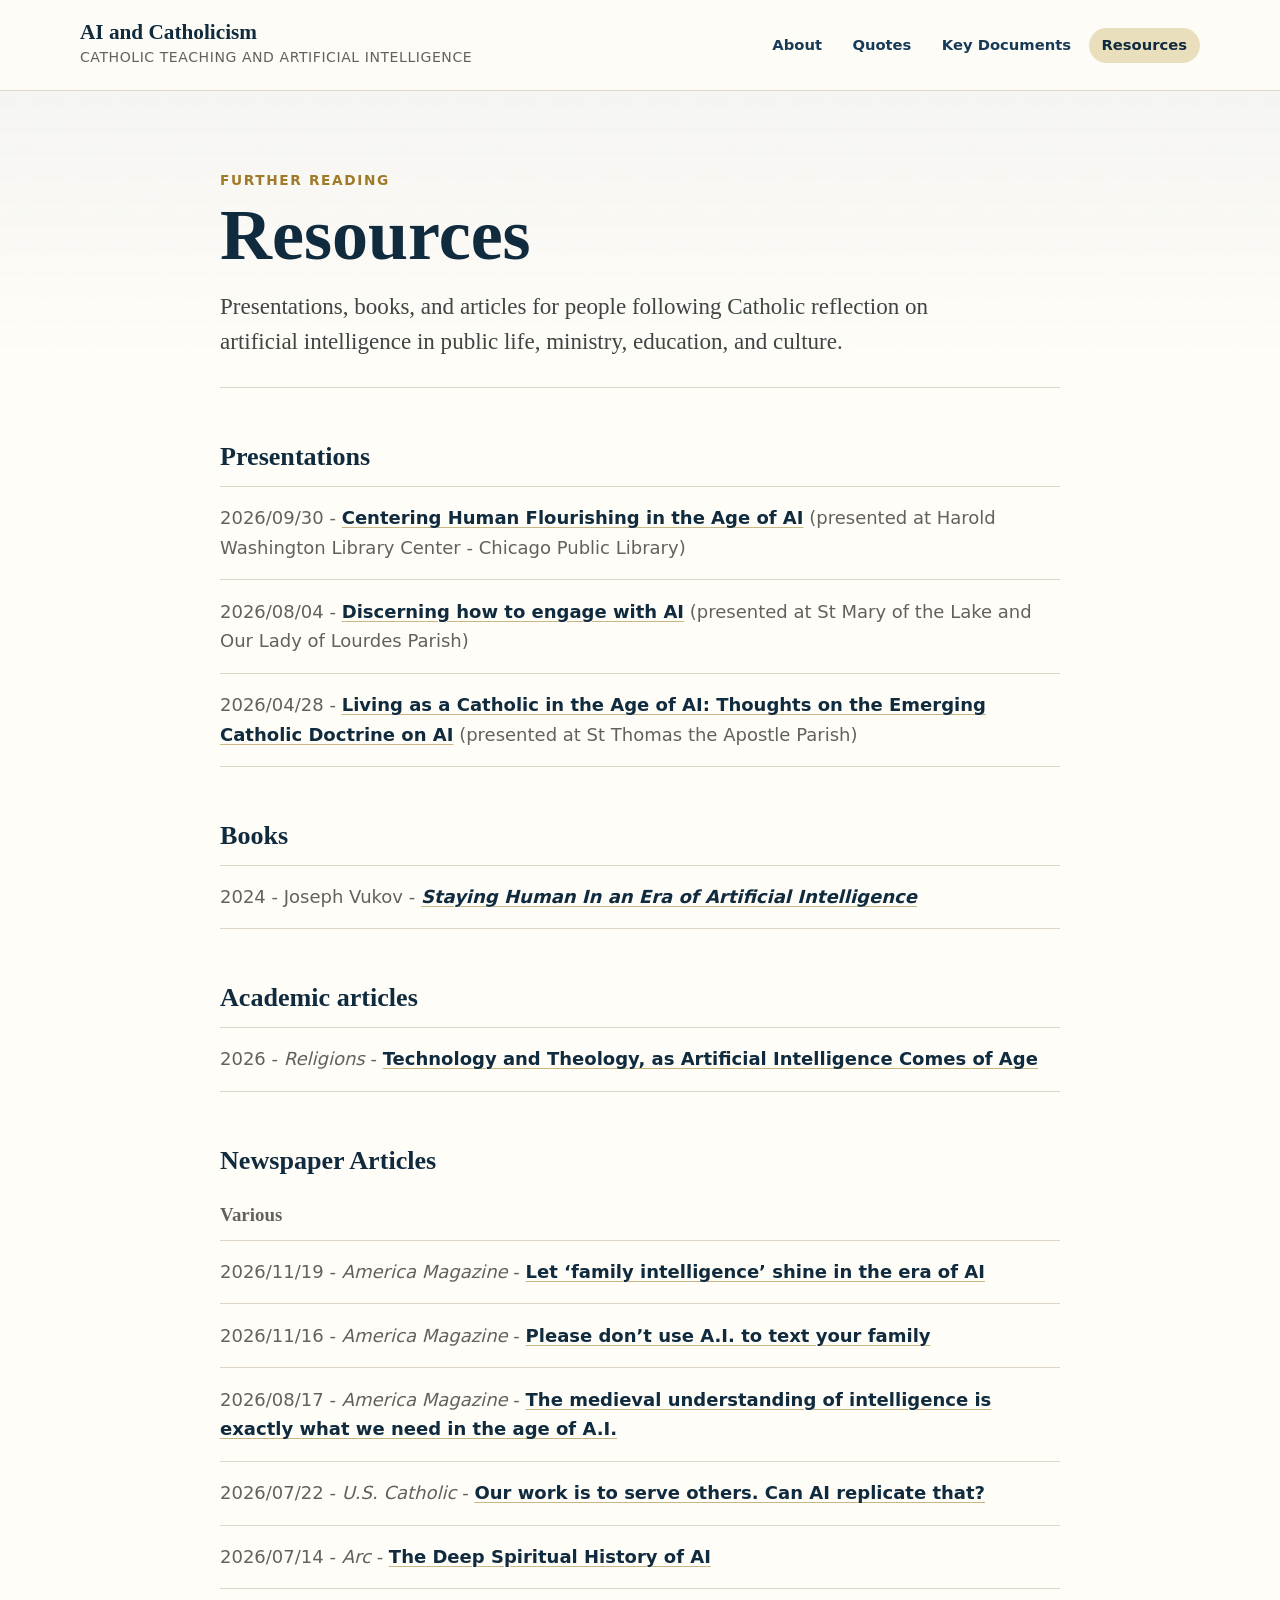
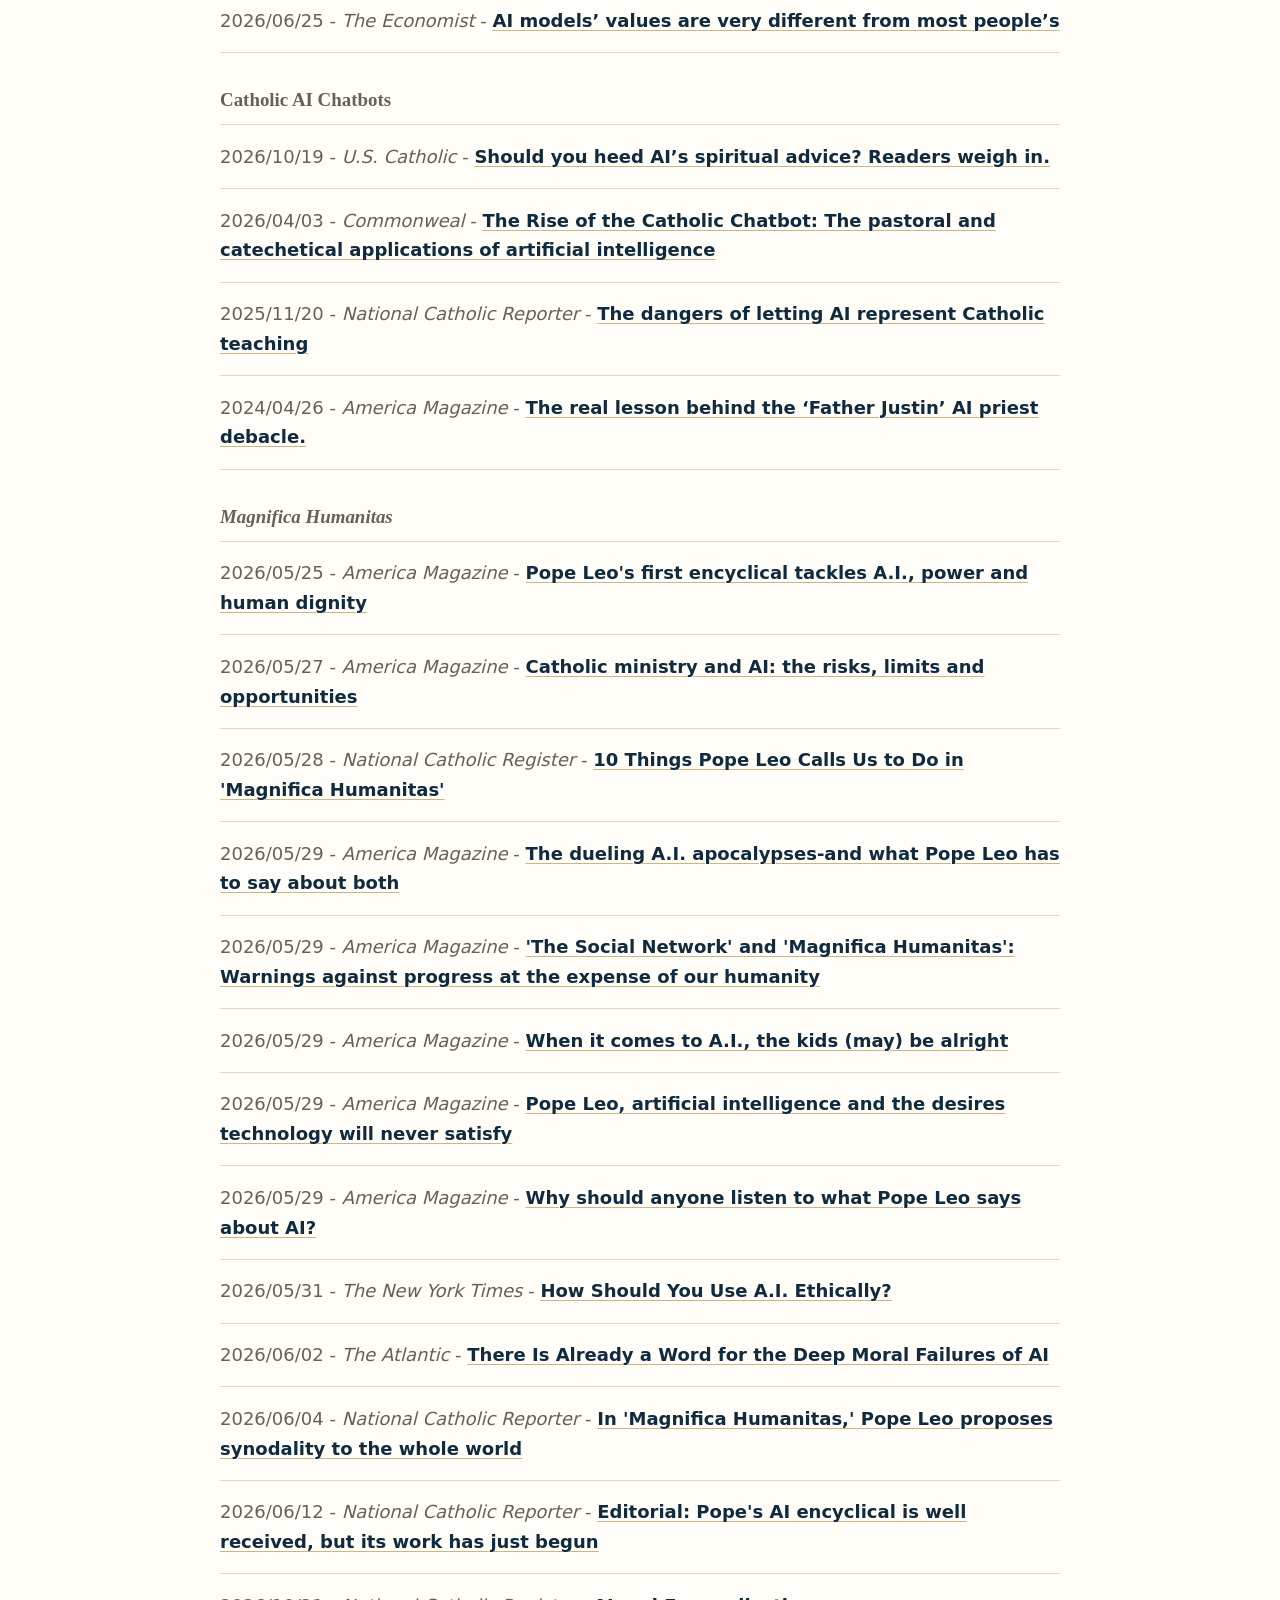
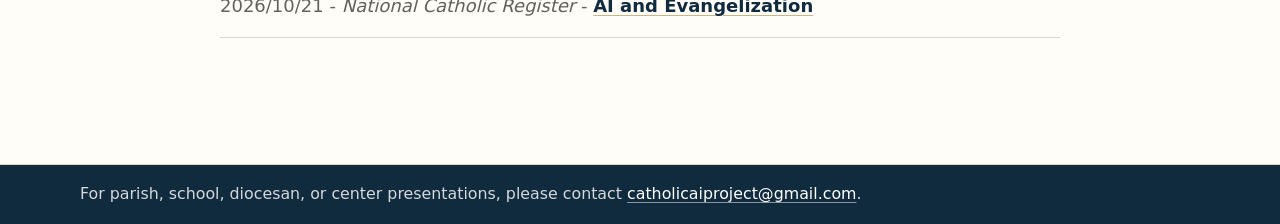
<file: resources.html>
<!DOCTYPE html>
<html lang="en">
<head>
  <meta charset="UTF-8">
  <meta name="viewport" content="width=device-width, initial-scale=1.0">
  <title>Resources | AI and Catholicism</title>
  <link rel="stylesheet" href="assets/style.css">
</head>
<body>
  <header class="site-header">
    <div class="header-inner">
      <a class="brand" href="index.html" aria-label="AI and Catholicism home">
        <span class="brand-name">AI and Catholicism</span>
        <span class="brand-line">Catholic teaching and artificial intelligence</span>
      </a>
      <nav aria-label="Main navigation">
        <ul class="nav">
          <li><a href="index.html">About</a></li>
          <li><a href="quotes.html">Quotes</a></li>
          <li><a href="documents.html">Key Documents</a></li>
          <li><a href="resources.html" aria-current="page">Resources</a></li>
        </ul>
      </nav>
    </div>
  </header>
  <main>
    <section class="page-intro">
      <p class="eyebrow">Further reading</p>
      <h1>Resources</h1>
      <p class="lead">Presentations, books, and articles for people following Catholic reflection on artificial intelligence in public life, ministry, education, and culture.</p>
    </section>
    <h2>Presentations</h2>
    <ul class="source-list">
      <li>2026/09/30 - <a href="resources-files/centering_human_flourishing_ai_age.pdf">Centering Human Flourishing in the Age of AI</a> (presented at Harold Washington Library Center - Chicago Public Library)</li>
      <li>2026/08/04 - <a href="resources-files/ai_discernment.pdf">Discerning how to engage with AI</a> (presented at St Mary of the Lake and Our Lady of Lourdes Parish)</li>
      <li>2026/04/28 - <a href="resources-files/2026_04_28_st_thomas_apostle.pdf">Living as a Catholic in the Age of AI: Thoughts on the Emerging Catholic Doctrine on AI</a> (presented at St Thomas the Apostle Parish)</li>
    </ul>
    <h2>Books</h2>
    <ul class="source-list">
      <li>2024 - Joseph Vukov - <a href="https://www.amazon.com/dp/1565485998?plpRedirect=mhFallback&ref=clp_hp_h_pc&th=1" target="_blank" rel="noopener noreferrer"><em>Staying Human In an Era of Artificial Intelligence</em></a></li>
    </ul>
    <h2>Academic articles</h2>
    <ul class="source-list">
      <li>2026 - <em>Religions</em> - <a href="https://doi.org/10.3390/rel17070801" target="_blank" rel="noopener noreferrer">Technology and Theology, as Artificial Intelligence Comes of Age</a></li>
    </ul>    
    <h2>Newspaper Articles</h2>
    <h3>Various</h3>
    <ul class="source-list">
      <li>2026/11/19 - <em>America Magazine</em> - <a href="https://www.americamagazine.org/faithinfocus/2026/11/19/family-intelligence-ai" target="_blank" rel="noopener noreferrer">Let ‘family intelligence’ shine in the era of AI</a></li>
      <li>2026/11/16 - <em>America Magazine</em> - <a href="https://www.americamagazine.org/short-take/2026/11/16/ai-chatgpt-text-family/" target="_blank" rel="noopener noreferrer">Please don’t use A.I. to text your family</a></li>
      <li>2026/08/17 - <em>America Magazine</em> - <a href="https://www.americamagazine.org/faith-and-reason/2026/08/17/intellectual-virtue-artificial-intelligence-pope-leo" target="_blank" rel="noopener noreferrer">The medieval understanding of intelligence is exactly what we need in the age of A.I.</a></li>
      <li>2026/07/22 - <em>U.S. Catholic</em> - <a href="https://uscatholic.org/articles/202607/our-work-is-to-serve-others-can-ai-replicate-that/" target="_blank" rel="noopener noreferrer">Our work is to serve others. Can AI replicate that?</a></li>
      <li>2026/07/14 - <em>Arc</em> - <a href="https://arcmag.org/the-deep-spiritual-history-of-ai/" target="_blank" rel="noopener noreferrer">The Deep Spiritual History of AI</a></li>
      <li>2026/06/25 - <em>The Economist</em> - <a href="https://www.economist.com/briefing/2026/06/25/ai-models-values-are-very-different-from-most-peoples" target="_blank" rel="noopener noreferrer">AI models’ values are very different from most people’s</a></li>
    </ul>
    <h3>Catholic AI Chatbots</h3>
    <ul class="source-list">
      <li>2026/10/19 - <em>U.S. Catholic</em> - <a href="https://uscatholic.org/articles/202610/can-a-chatbot-be-your-spiritual-adviser/" target="_blank" rel="noopener noreferrer">Should you heed AI’s spiritual advice? Readers weigh in.</a></li>
      <li>2026/04/03 - <em>Commonweal</em> - <a href="https://www.commonwealmagazine.org/ai-artificial-intelligence-oglesby-evangelization-leo-truthly-catholic" target="_blank" rel="noopener noreferrer">The Rise of the Catholic Chatbot: The pastoral and catechetical applications of artificial intelligence</a></li>
      <li>2025/11/20 - <em>National Catholic Reporter</em> - <a href="https://www.ncronline.org/opinion/guest-voices/dangers-letting-ai-represent-catholic-teaching" target="_blank" rel="noopener noreferrer">The dangers of letting AI represent Catholic teaching</a></li>
      <li>2024/04/26 - <em>America Magazine</em> - <a href="https://www.americamagazine.org/faith/2024/04/26/father-justin-catholic-answers-ai-247808/" target="_blank" rel="noopener noreferrer">The real lesson behind the ‘Father Justin’ AI priest debacle.</a></li>
    </ul>
    <h3><em>Magnifica Humanitas</em></h3>
    <ul class="source-list">
      <li>2026/05/25 - <em>America Magazine</em> - <a href="https://www.americamagazine.org/vatican-dispatch/2026/05/25/pope-leos-first-encyclical-tackles-a-i-power-and-human-dignity/" target="_blank" rel="noopener noreferrer">Pope Leo's first encyclical tackles A.I., power and human dignity</a></li>
      <li>2026/05/27 - <em>America Magazine</em> - <a href="https://www.americamagazine.org/politics-society/dispatches/2026/05/27/catholic-ministry-ai-magnifica-humanitas/" target="_blank" rel="noopener noreferrer">Catholic ministry and AI: the risks, limits and opportunities</a></li>
      <li>2026/05/28 - <em>National Catholic Register</em> - <a href="https://www.ncregister.com/news/10-things-pope-leo-calls-us-to-do-in-magnifica-humanitas" target="_blank" rel="noopener noreferrer">10 Things Pope Leo Calls Us to Do in 'Magnifica Humanitas'</a></li>
      <li>2026/05/29 - <em>America Magazine</em> - <a href="https://www.americamagazine.org/short-take/2026/05/29/the-dueling-a-i-apocalypses-and-what-pope-leo-has-to-say-about-both/" target="_blank" rel="noopener noreferrer">The dueling A.I. apocalypses-and what Pope Leo has to say about both</a></li>
      <li>2026/05/29 - <em>America Magazine</em> - <a href="https://www.americamagazine.org/catholic-movie-club/2026/05/29/social-network-magnifica-humanitas/" target="_blank" rel="noopener noreferrer">'The Social Network' and 'Magnifica Humanitas': Warnings against progress at the expense of our humanity</a></li>
      <li>2026/05/29 - <em>America Magazine</em> - <a href="https://www.americamagazine.org/faithinfocus/2026/05/29/students-boo-ai-commencement-speeches/" target="_blank" rel="noopener noreferrer">When it comes to A.I., the kids (may) be alright</a></li>
      <li>2026/05/29 - <em>America Magazine</em> - <a href="https://www.americamagazine.org/scripture-reflections/2026/05/29/pope-leo-artificial-intelligence-and-the-desires-technology-will-never-satisfy/" target="_blank" rel="noopener noreferrer">Pope Leo, artificial intelligence and the desires technology will never satisfy</a></li>
      <li>2026/05/29 - <em>America Magazine</em> - <a href="https://www.americamagazine.org/short-take/2026/05/29/why-listen-pope-leo-ai/" target="_blank" rel="noopener noreferrer">Why should anyone listen to what Pope Leo says about AI?</a></li>
      <li>2026/05/31 - <em>The New York Times</em> - <a href="https://www.nytimes.com/2026/05/31/briefing/pope-leo-encyclical-ai-ethics.html" target="_blank" rel="noopener noreferrer">How Should You Use A.I. Ethically?</a></li>
      <li>2026/06/02 - <em>The Atlantic</em> - <a href="https://www.theatlantic.com/culture/2026/06/pope-leo-ai-christian/687388/" target="_blank" rel="noopener noreferrer">There Is Already a Word for the Deep Moral Failures of AI</a></li>
      <li>2026/06/04 - <em>National Catholic Reporter</em> - <a href="https://www.ncronline.org/opinion/guest-voices/magnifica-humanitas-pope-leo-proposes-synodality-whole-world" target="_blank" rel="noopener noreferrer">In 'Magnifica Humanitas,' Pope Leo proposes synodality to the whole world</a></li>
      <li>2026/06/12 - <em>National Catholic Reporter</em> - <a href="https://www.ncronline.org/opinion/editorial-popes-ai-encyclical-well-received-its-work-has-just-begun" target="_blank" rel="noopener noreferrer">Editorial: Pope's AI encyclical is well received, but its work has just begun</a></li>
      <li>2026/10/21 - <em>National Catholic Register</em> - <a href="https://www.ncregister.com/commentaries/weigel-ai-evangelization" target="_blank" rel="noopener noreferrer">AI and Evangelization</a></li>
    </ul>
  </main>
  <footer class="site-footer">
    <p>For parish, school, diocesan, or center presentations, please contact <a href="mailto:catholicaiproject@gmail.com">catholicaiproject@gmail.com</a>.</p>
  </footer>
</body>
</html>
</file>
<file: assets/style.css>
/* AI and Catholicism - polished research archive theme */

:root {
  --paper: #fffdf8;
  --surface-muted: #f6f1e8;
  --ink: #1f2524;
  --muted: #62625b;
  --line: #ded6c8;
  --line-strong: #c4b58e;
  --blue: #173b57;
  --blue-dark: #102a3e;
  --gold: #9f7a28;
  --gold-soft: #eadfbd;
  --focus: #d69a00;
  font-size: 18px;
}

* {
  box-sizing: border-box;
}

html {
  background: var(--paper);
}

body {
  margin: 0;
  min-height: 100vh;
  display: flex;
  flex-direction: column;
  color: var(--ink);
  background:
    linear-gradient(180deg, rgba(23, 59, 87, 0.06), transparent 360px),
    var(--paper);
  font-family: "Avenir Next", Avenir, "Segoe UI", system-ui, sans-serif;
  line-height: 1.65;
  text-rendering: optimizeLegibility;
}

a {
  color: var(--blue);
  text-decoration-color: rgba(159, 122, 40, 0.55);
  text-decoration-thickness: 1px;
  text-underline-offset: 0.18em;
}

a:hover {
  color: var(--blue-dark);
  text-decoration-color: var(--gold);
}

a:focus-visible {
  outline: 3px solid var(--focus);
  outline-offset: 3px;
}

.site-header {
  border-bottom: 1px solid var(--line);
  background: rgba(255, 253, 248, 0.94);
}

.header-inner {
  width: min(1120px, calc(100% - 40px));
  margin: 0 auto;
  padding: 1.15rem 0;
  display: flex;
  align-items: center;
  justify-content: space-between;
  gap: 2rem;
}

.brand {
  display: inline-flex;
  flex-direction: column;
  gap: 0.12rem;
  color: var(--ink);
  text-decoration: none;
}

.brand-name,
h1,
h2,
h3,
blockquote {
  font-family: Georgia, "Times New Roman", Times, serif;
}

.brand-name {
  color: var(--blue-dark);
  font-size: 1.18rem;
  font-weight: 700;
  line-height: 1.1;
}

.brand-line {
  color: var(--muted);
  font-size: 0.78rem;
  letter-spacing: 0.04em;
  text-transform: uppercase;
}

.nav {
  list-style: none;
  margin: 0;
  padding: 0;
  display: flex;
  align-items: center;
  gap: 0.25rem;
}

.nav li {
  margin: 0;
}

.nav a {
  display: block;
  padding: 0.48rem 0.72rem;
  border-radius: 999px;
  color: var(--blue);
  font-size: 0.82rem;
  font-weight: 700;
  line-height: 1.2;
  text-decoration: none;
}

.nav a[aria-current="page"] {
  color: var(--blue-dark);
  background: var(--gold-soft);
}

.nav a:hover {
  background: var(--surface-muted);
}

main {
  flex: 1;
  width: min(840px, calc(100% - 40px));
  margin: 0 auto;
  padding: 4.5rem 0 5rem;
}

.page-intro {
  margin-bottom: 2.75rem;
  padding-bottom: 1.5rem;
  border-bottom: 1px solid var(--line);
}

.eyebrow {
  margin: 0 0 0.65rem;
  color: var(--gold);
  font-size: 0.76rem;
  font-weight: 800;
  letter-spacing: 0.12em;
  line-height: 1.2;
  text-transform: uppercase;
}

h1,
h2,
h3,
p {
  overflow-wrap: anywhere;
}

h1 {
  margin: 0;
  color: var(--blue-dark);
  font-size: clamp(2.35rem, 6vw, 4rem);
  line-height: 0.98;
  letter-spacing: 0;
}

h2 {
  margin: 3rem 0 0.75rem;
  color: var(--blue-dark);
  font-size: 1.45rem;
  line-height: 1.15;
}

h3 {
  margin: 1.6rem 0 0.55rem;
  color: var(--muted);
  font-size: 1.05rem;
  line-height: 1.2;
}

p {
  margin: 1rem 0;
}

.lead {
  max-width: 720px;
  margin: 1rem 0 0;
  color: #3f4543;
  font-family: Georgia, "Times New Roman", Times, serif;
  font-size: 1.28rem;
  line-height: 1.55;
}

.quote-group {
  margin: 0 0 1.6rem;
  padding: 0.75rem;
  border: 1px solid rgba(196, 181, 142, 0.6);
  border-radius: 6px;
  background: rgba(246, 241, 232, 0.46);
}

.quote-group .quote:last-child {
  margin-bottom: 0;
}

.contact-panel {
  margin-top: 3rem;
  padding: 1.35rem 1.45rem;
  border: 1px solid var(--line-strong);
  border-radius: 6px;
  background: rgba(246, 241, 232, 0.62);
}

.contact-panel h2 {
  margin-top: 0;
}

.contact-panel .note {
  color: var(--muted);
  font-size: 0.9rem;
}

.quote {
  position: relative;
  margin: 0 0 1.15rem;
  padding: 1.2rem 1.35rem 1.05rem;
  border: 1px solid var(--line);
  border-left: 5px solid var(--line-strong);
  background: rgba(255, 255, 255, 0.74);
  box-shadow: 0 10px 28px rgba(29, 38, 37, 0.04);
}

.quote blockquote {
  margin: 0;
  color: #252927;
  font-size: 1.08rem;
  line-height: 1.66;
}

.quote blockquote p {
  margin: 0;
}

.quote figcaption {
  margin-top: 0.95rem;
  padding-top: 0.8rem;
  border-top: 1px solid rgba(222, 214, 200, 0.8);
  color: var(--muted);
  font-size: 0.84rem;
  line-height: 1.45;
}

.author {
  color: var(--blue-dark);
  font-weight: 800;
}

.document {
  font-weight: 650;
}

.source-list {
  list-style: none;
  margin: 0.7rem 0 2rem;
  padding: 0;
  border-top: 1px solid var(--line);
}

.source-list li {
  margin: 0;
  padding: 0.92rem 0;
  border-bottom: 1px solid var(--line);
  color: var(--muted);
}

.source-list a {
  color: var(--blue-dark);
  font-weight: 700;
}

.source-list span {
  color: var(--muted);
  white-space: nowrap;
}

main > ul:not(.source-list) {
  padding-left: 1.2rem;
}

main > ul:not(.source-list) li {
  margin-bottom: 0.9rem;
}

.site-footer {
  margin-top: auto;
  border-top: 1px solid var(--line);
  background: var(--blue-dark);
  color: rgba(255, 255, 255, 0.82);
}

.site-footer p {
  width: min(1120px, calc(100% - 40px));
  margin: 0 auto;
  padding: 1rem 0;
  font-size: 0.88rem;
  line-height: 1.45;
}

.site-footer a {
  color: #ffffff;
  text-decoration-color: rgba(255, 255, 255, 0.5);
}

@media (max-width: 760px) {
  :root {
    font-size: 17px;
  }

  .header-inner {
    width: min(100% - 28px, 1120px);
    padding: 0.95rem 0 0.75rem;
    align-items: flex-start;
    flex-direction: column;
    gap: 0.85rem;
  }

  nav {
    width: 100%;
    overflow-x: auto;
    padding-bottom: 0.15rem;
  }

  .nav {
    width: max-content;
    min-width: 100%;
  }

  .nav a {
    padding: 0.46rem 0.62rem;
    white-space: nowrap;
  }

  main {
    width: min(100% - 28px, 840px);
    padding: 3rem 0 4rem;
  }

  .page-intro {
    margin-bottom: 2rem;
  }

  h1 {
    font-size: 2.35rem;
  }

  .lead {
    font-size: 1.13rem;
  }

  .quote {
    padding: 1rem 1rem 0.9rem;
  }

  .quote blockquote {
    font-size: 1rem;
  }
}
</file>
